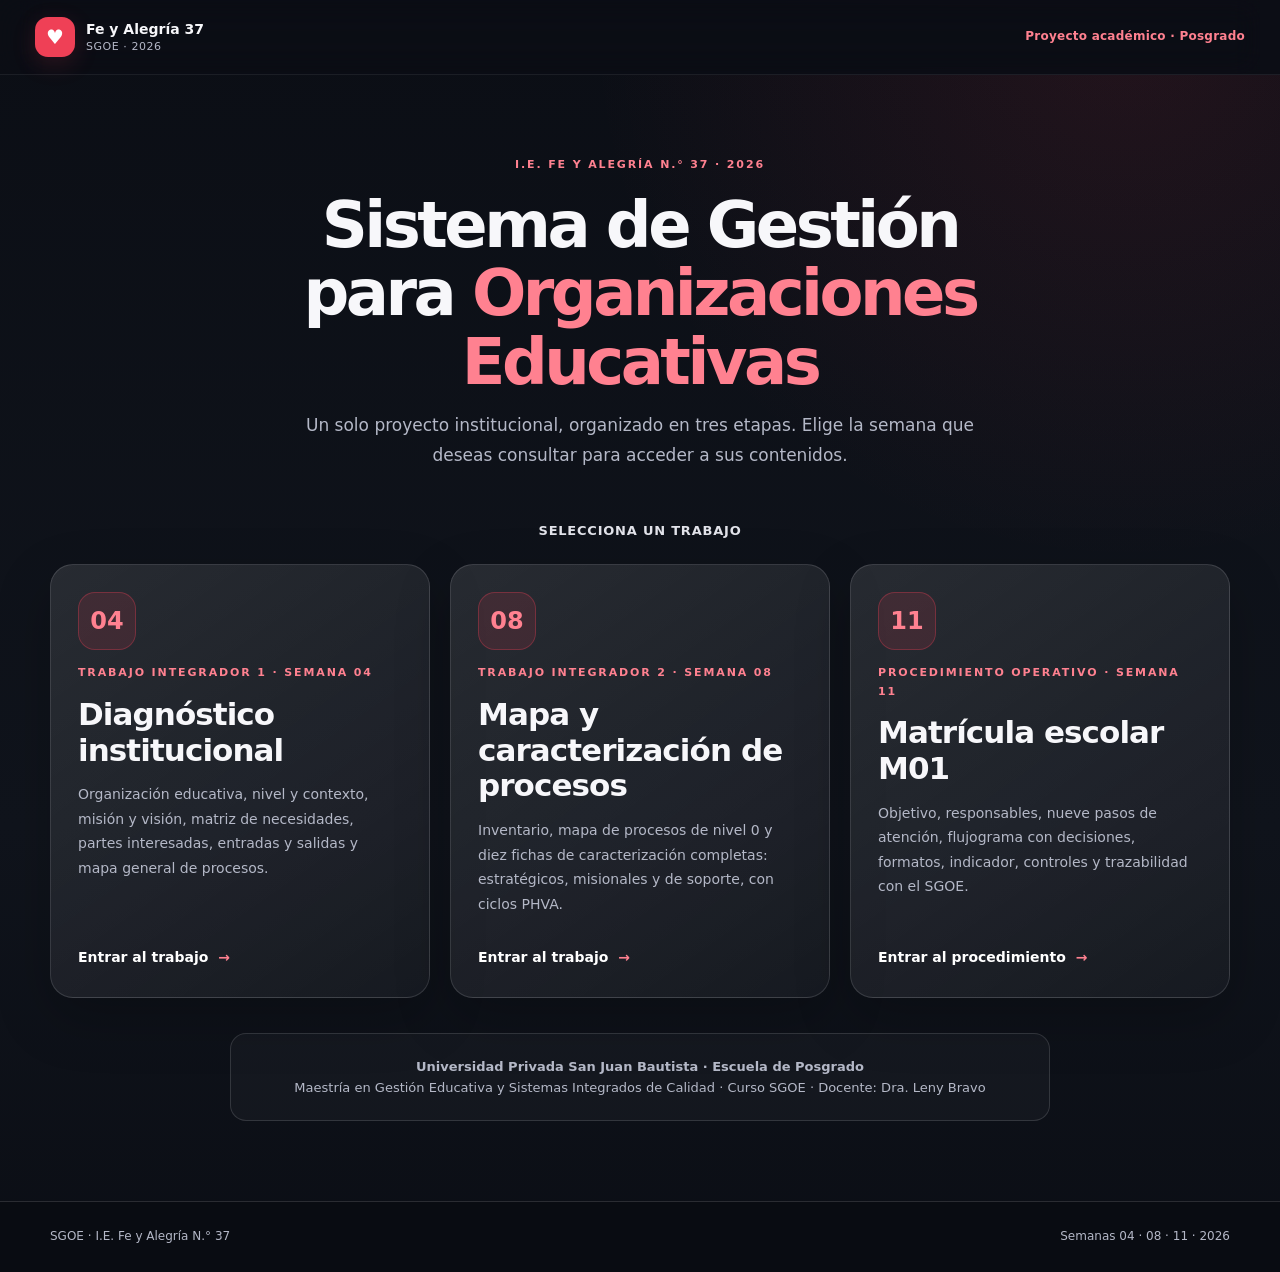
<file: index.html>
<!doctype html>
<html lang="es">
<head>
  <meta charset="utf-8">
  <meta name="viewport" content="width=device-width, initial-scale=1">
  <meta name="theme-color" content="#0b1220">
  <meta name="description" content="Sistema de Gestión para Organizaciones Educativas, I.E. Fe y Alegría N.° 37. Selecciona el trabajo de la Semana 04, la Semana 08 o el procedimiento M01 de la Semana 11.">
  <title>SGOE · Fe y Alegría 37 · Selección de trabajos</title>
  <link rel="stylesheet" href="assets/site.css">
</head>
<body class="sgoe-page landing">
  <a class="skip-link" href="#trabajos">Saltar a los trabajos</a>
  <header class="site-header">
    <nav class="nav glass" aria-label="Encabezado principal">
      <a class="brand" href="index.html" aria-current="page"><span class="brand-mark" aria-hidden="true">♥</span><span><strong>Fe y Alegría 37</strong><small>SGOE · 2026</small></span></a>
      <div class="header-side"><span class="week-chip">Proyecto académico · Posgrado</span></div>
    </nav>
  </header>
  <main>
    <section class="landing-hero" id="trabajos">
      <div class="wrap">
        <div class="landing-intro">
          <span class="eyebrow">I.E. Fe y Alegría N.° 37 · 2026</span>
          <h1>Sistema de Gestión para <span>Organizaciones Educativas</span></h1>
          <p>Un solo proyecto institucional, organizado en tres etapas. Elige la semana que deseas consultar para acceder a sus contenidos.</p>
        </div>
        <p class="choose-heading">SELECCIONA UN TRABAJO</p>
        <div class="choose-grid three-weeks">
          <a class="choose-card" href="semana-04.html" aria-label="Abrir Trabajo Integrador 1, Semana 04">
            <span class="choose-no">04</span>
            <small>Trabajo Integrador 1 · Semana 04</small>
            <h2>Diagnóstico institucional</h2>
            <p>Organización educativa, nivel y contexto, misión y visión, matriz de necesidades, partes interesadas, entradas y salidas y mapa general de procesos.</p>
            <span class="choose-action">Entrar al trabajo <span aria-hidden="true">→</span></span>
          </a>
          <a class="choose-card" href="integrador-2.html" aria-label="Abrir Trabajo Integrador 2, Semana 08">
            <span class="choose-no">08</span>
            <small>Trabajo Integrador 2 · Semana 08</small>
            <h2>Mapa y caracterización de procesos</h2>
            <p>Inventario, mapa de procesos de nivel 0 y diez fichas de caracterización completas: estratégicos, misionales y de soporte, con ciclos PHVA.</p>
            <span class="choose-action">Entrar al trabajo <span aria-hidden="true">→</span></span>
          </a>
          <a class="choose-card" href="semana-11.html" aria-label="Abrir Semana 11, procedimiento de matrícula escolar M01">
            <span class="choose-no">11</span>
            <small>Procedimiento operativo · Semana 11</small>
            <h2>Matrícula escolar M01</h2>
            <p>Objetivo, responsables, nueve pasos de atención, flujograma con decisiones, formatos, indicador, controles y trazabilidad con el SGOE.</p>
            <span class="choose-action">Entrar al procedimiento <span aria-hidden="true">→</span></span>
          </a>
        </div>
        <div class="landing-bottom">
          <strong>Universidad Privada San Juan Bautista · Escuela de Posgrado</strong>
          <div>Maestría en Gestión Educativa y Sistemas Integrados de Calidad · Curso SGOE · Docente: Dra. Leny Bravo</div>
        </div>
      </div>
    </section>
  </main>
  <footer>
    <div class="wrap footer-inner"><span>SGOE · I.E. Fe y Alegría N.° 37</span><span>Semanas 04 · 08 · 11 · 2026</span></div>
  </footer>
</body>
</html>
</file>
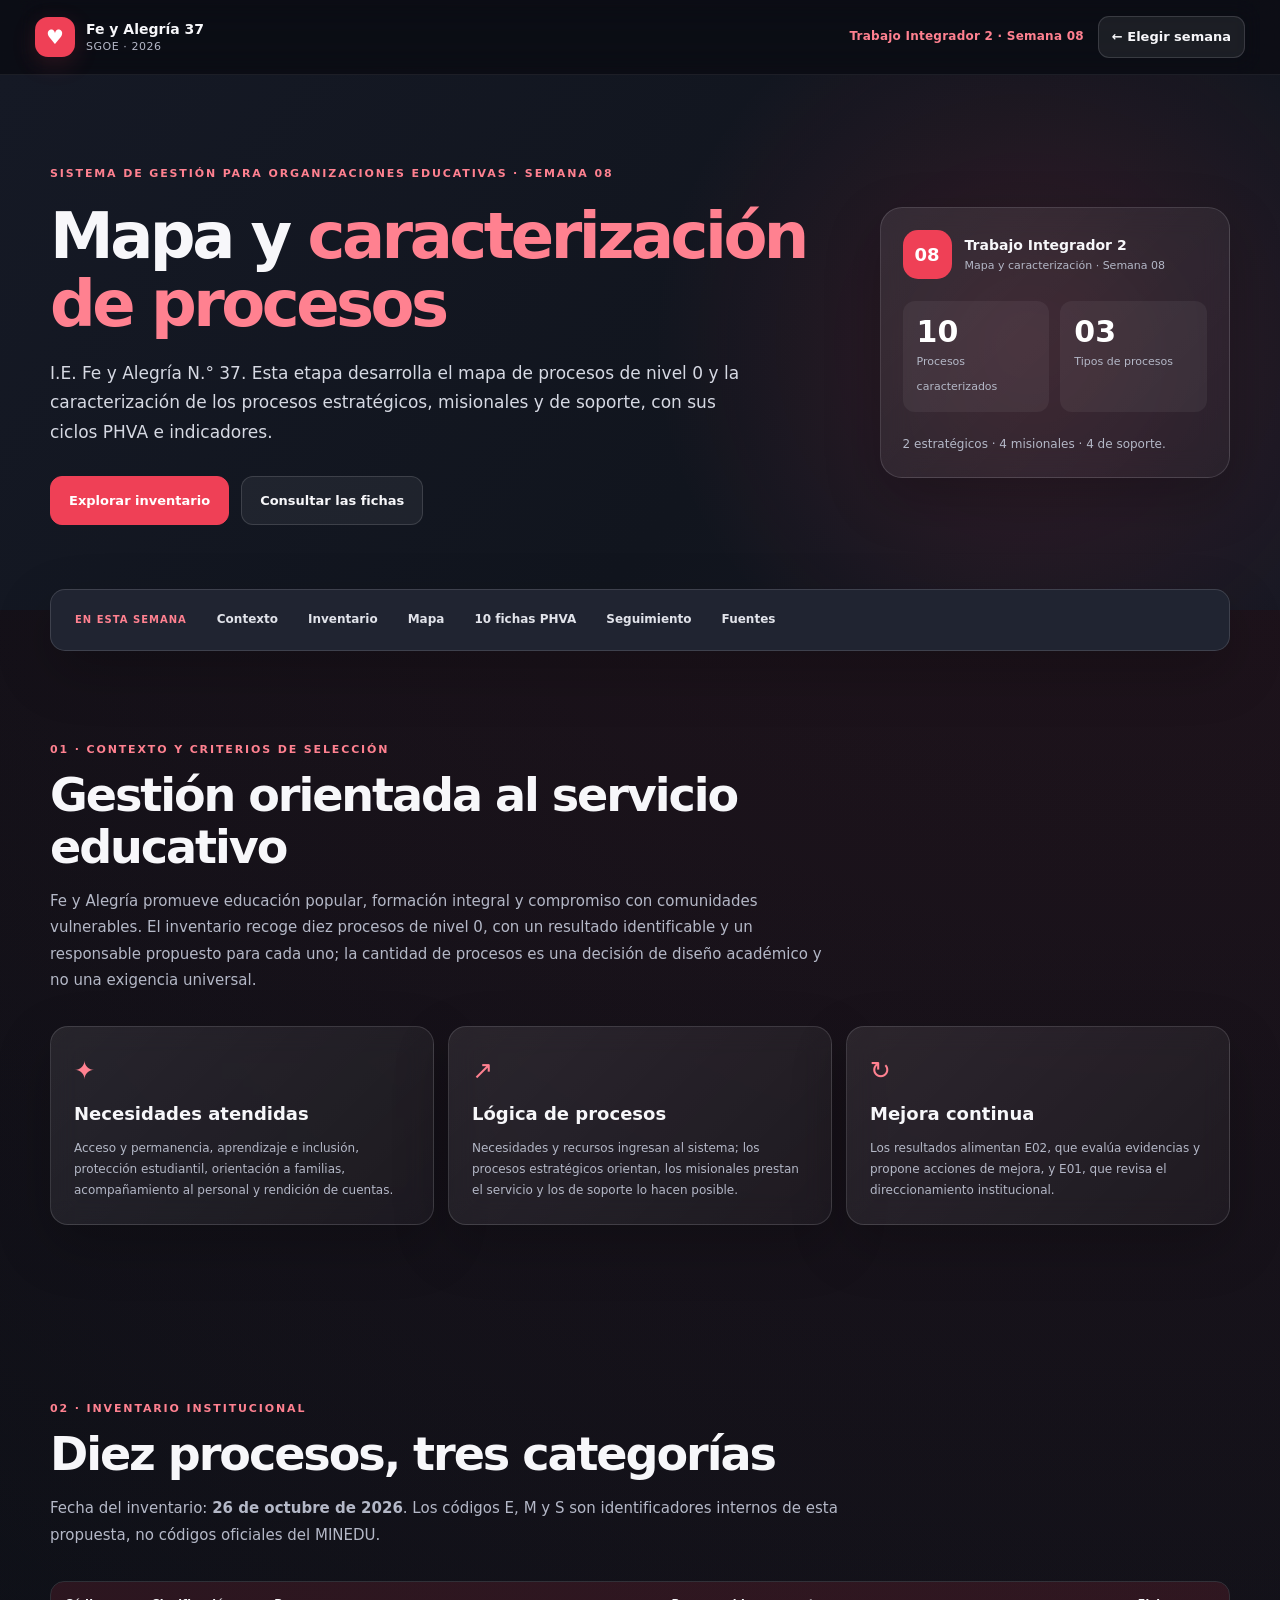
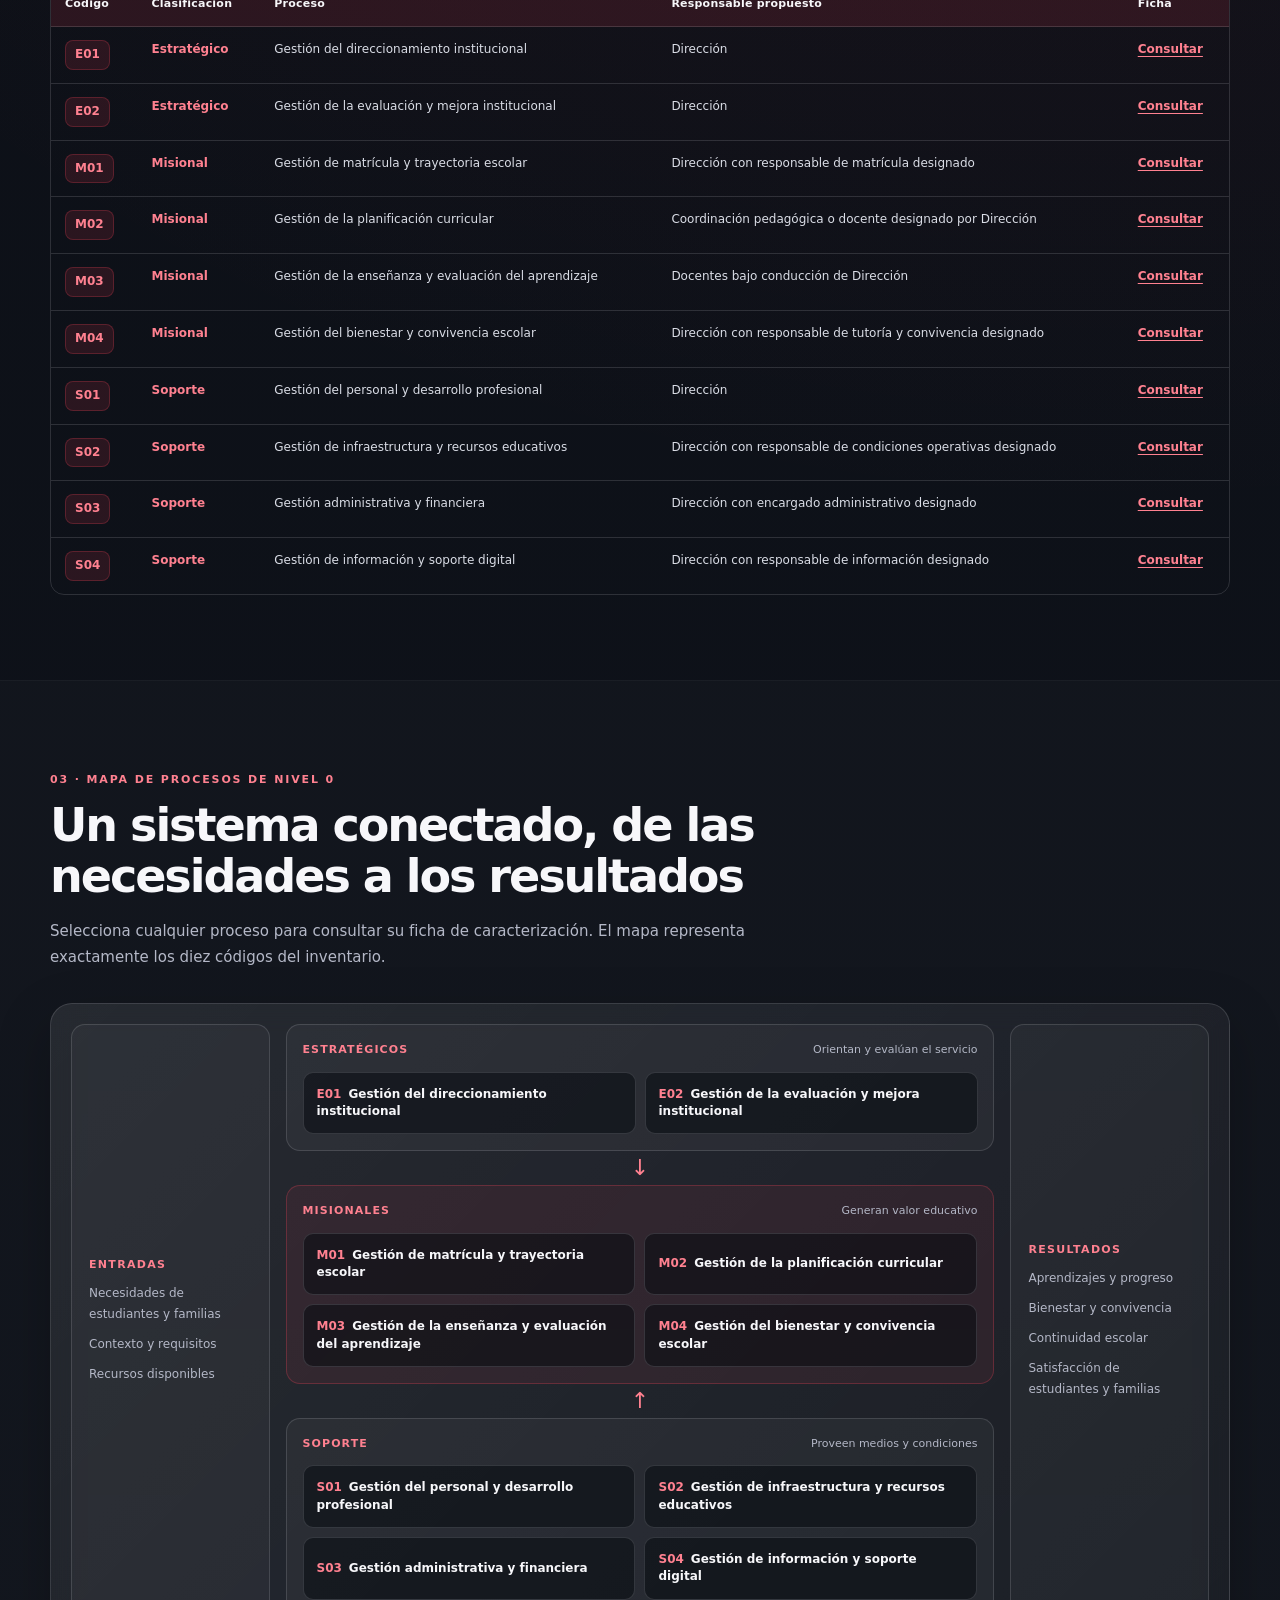
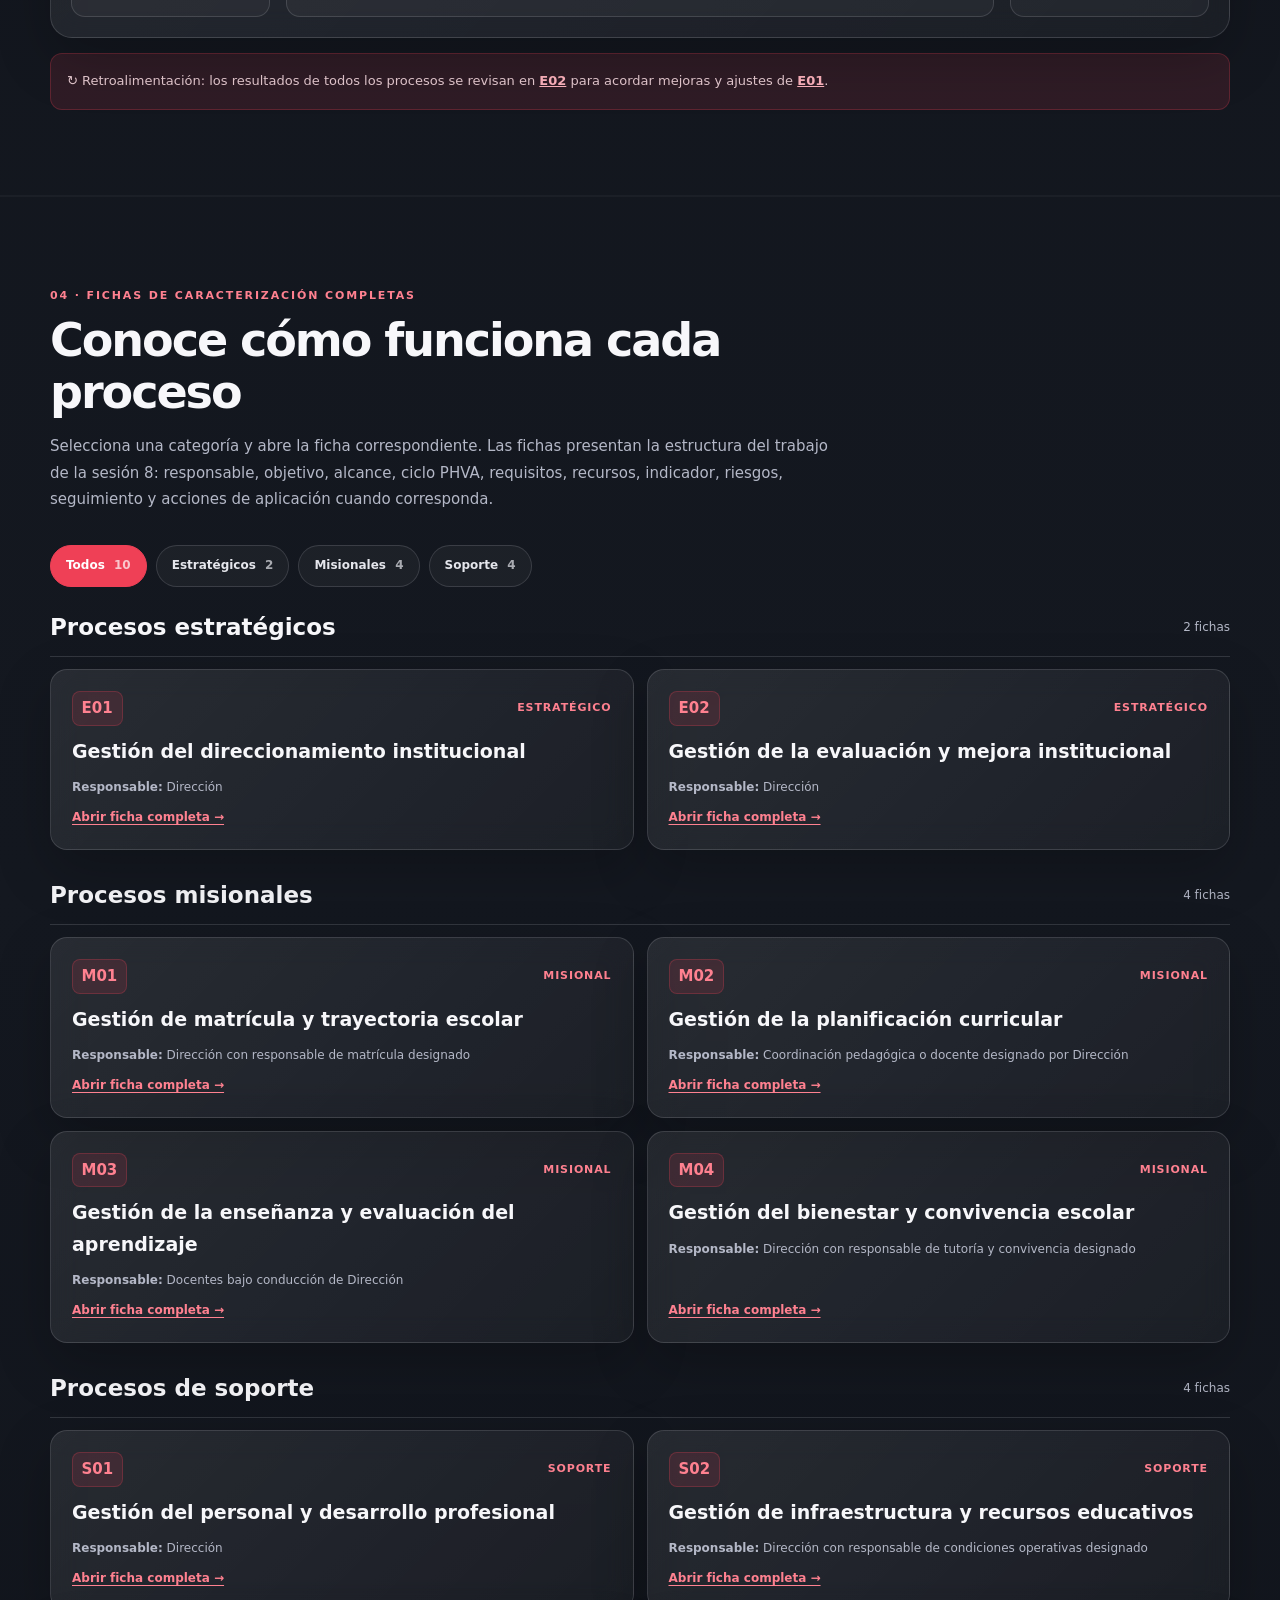
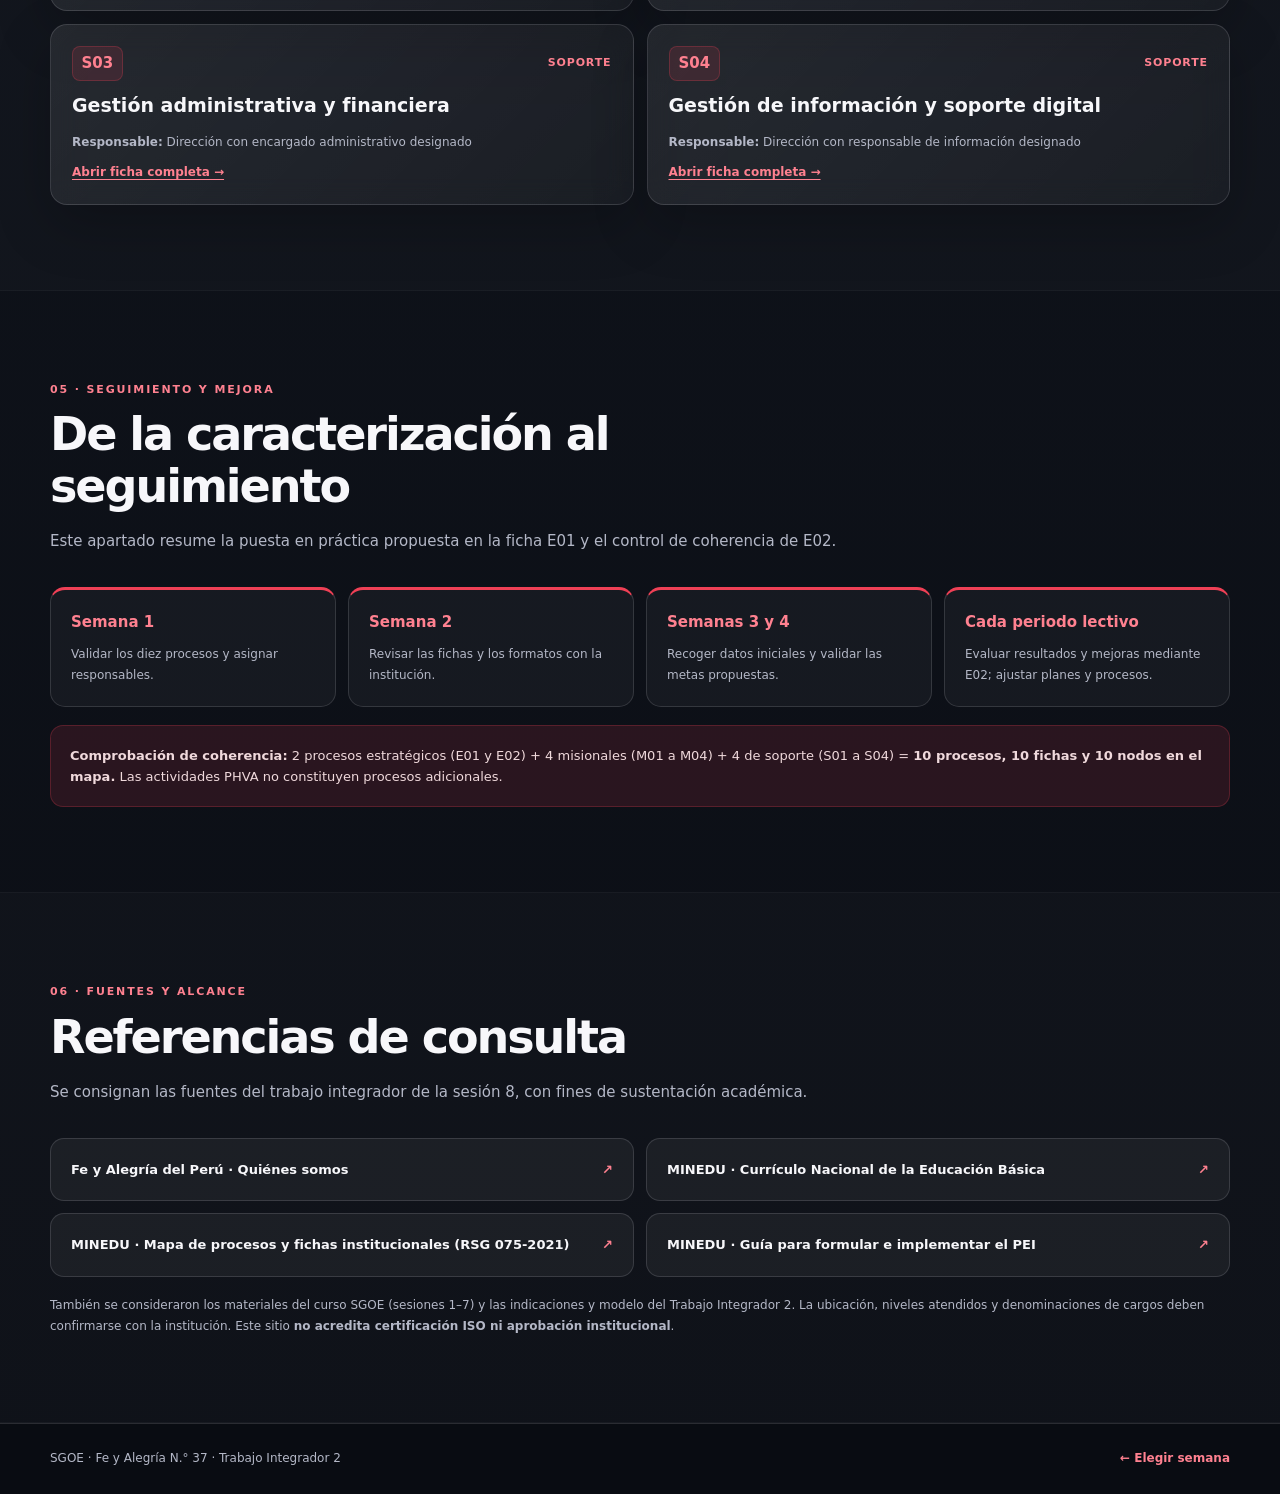
<file: integrador-2.html>
<!doctype html>
<html lang="es">
<head>
  <meta charset="utf-8">
  <meta name="viewport" content="width=device-width, initial-scale=1">
  <meta name="theme-color" content="#0b1220">
  <meta name="description" content="Trabajo Integrador 2, Semana 08: mapa de nivel 0 y diez fichas de caracterización de los procesos de Fe y Alegría N.° 37.">
  <title>Semana 08 · Mapa y fichas de procesos · SGOE</title>
  <link rel="stylesheet" href="assets/site.css">
  <script defer src="assets/integrador2-data-a.js"></script>
  <script defer src="assets/integrador2-data-b.js"></script>
  <script defer src="assets/integrador2.js"></script>
</head>
<body class="sgoe-page week-page week08">
  <a class="skip-link" href="#contenido">Saltar al contenido</a>
  <header class="site-header">
    <nav class="nav glass" aria-label="Navegación principal">
      <a class="brand" href="index.html" aria-label="Volver al selector de semanas"><span class="brand-mark" aria-hidden="true">♥</span><span><strong>Fe y Alegría 37</strong><small>SGOE · 2026</small></span></a>
      <div class="header-side"><span class="week-chip">Trabajo Integrador 2 · Semana 08</span><a class="header-home" href="index.html">← Elegir semana</a></div>
    </nav>
  </header>
  <main id="contenido">
    <section class="hero section week-hero" id="inicio">
      <div class="wrap hero-content">
        <div class="hero-copy">
          <span class="eyebrow">Sistema de Gestión para Organizaciones Educativas · Semana 08</span>
          <h1>Mapa y <span>caracterización de procesos</span></h1>
          <p class="lead">I.E. Fe y Alegría N.° 37. Esta etapa desarrolla el mapa de procesos de nivel 0 y la caracterización de los procesos estratégicos, misionales y de soporte, con sus ciclos PHVA e indicadores.</p>
          <div class="hero-actions"><a class="btn primary" href="#inventario">Explorar inventario</a><a class="btn ghost" href="#fichas">Consultar las fichas</a></div>
        </div>
        <aside class="hero-card glass">
          <div class="hero-card-top"><div class="mini-logo">08</div><div><strong>Trabajo Integrador 2</strong><span>Mapa y caracterización · Semana 08</span></div></div>
          <div class="hero-card-metrics"><div><strong>10</strong><small>Procesos caracterizados</small></div><div><strong>03</strong><small>Tipos de procesos</small></div></div>
          <p>2 estratégicos · 4 misionales · 4 de soporte.</p>
        </aside>
      </div>
    </section>
    <nav class="quick-nav wrap glass" aria-label="Contenido del Trabajo Integrador 2">
      <span>En esta semana</span>
      <a href="#contexto">Contexto</a><a href="#inventario">Inventario</a><a href="#mapa">Mapa</a><a href="#fichas">10 fichas PHVA</a><a href="#implementacion">Seguimiento</a><a href="#fuentes">Fuentes</a>
    </nav>
    <section class="section container" id="contexto">
      <div class="section-intro"><span class="overline">01 · Contexto y criterios de selección</span><h2>Gestión orientada al servicio educativo</h2><p>Fe y Alegría promueve educación popular, formación integral y compromiso con comunidades vulnerables. El inventario recoge diez procesos de nivel 0, con un resultado identificable y un responsable propuesto para cada uno; la cantidad de procesos es una decisión de diseño académico y no una exigencia universal.</p></div>
      <div class="context-grid">
        <article class="context-card"><span class="context-icon">✦</span><h3>Necesidades atendidas</h3><p>Acceso y permanencia, aprendizaje e inclusión, protección estudiantil, orientación a familias, acompañamiento al personal y rendición de cuentas.</p></article>
        <article class="context-card"><span class="context-icon">↗</span><h3>Lógica de procesos</h3><p>Necesidades y recursos ingresan al sistema; los procesos estratégicos orientan, los misionales prestan el servicio y los de soporte lo hacen posible.</p></article>
        <article class="context-card"><span class="context-icon">↻</span><h3>Mejora continua</h3><p>Los resultados alimentan E02, que evalúa evidencias y propone acciones de mejora, y E01, que revisa el direccionamiento institucional.</p></article>
      </div>
    </section>

    <section class="section container" id="inventario">
      <div class="section-intro"><span class="overline">02 · Inventario institucional</span><h2>Diez procesos, tres categorías</h2><p>Fecha del inventario: <strong>26 de octubre de 2026</strong>. Los códigos E, M y S son identificadores internos de esta propuesta, no códigos oficiales del MINEDU.</p></div>
      <div class="table-wrap"><table><thead><tr><th>Código</th><th>Clasificación</th><th>Proceso</th><th>Responsable propuesto</th><th>Ficha</th></tr></thead><tbody id="inventoryBody"></tbody></table></div>
    </section>

    <section class="section shaded" id="mapa">
      <div class="container">
        <div class="section-intro"><span class="overline">03 · Mapa de procesos de nivel 0</span><h2>Un sistema conectado, de las necesidades a los resultados</h2><p>Selecciona cualquier proceso para consultar su ficha de caracterización. El mapa representa exactamente los diez códigos del inventario.</p></div>
        <div class="process-map" role="group" aria-label="Mapa interactivo de procesos de nivel 0">
          <div class="map-side map-input"><span>ENTRADAS</span><p>Necesidades de estudiantes y familias</p><p>Contexto y requisitos</p><p>Recursos disponibles</p></div>
          <div class="map-center">
            <section class="map-band band-e" aria-label="Procesos estratégicos"><div class="band-heading"><span>ESTRATÉGICOS</span><small>Orientan y evalúan el servicio</small></div><div class="map-nodes" id="mapE"></div></section>
            <div class="down-arrow" aria-hidden="true">↓</div>
            <section class="map-band band-m" aria-label="Procesos misionales"><div class="band-heading"><span>MISIONALES</span><small>Generan valor educativo</small></div><div class="map-nodes two-cols" id="mapM"></div></section>
            <div class="down-arrow" aria-hidden="true">↑</div>
            <section class="map-band band-s" aria-label="Procesos de soporte"><div class="band-heading"><span>SOPORTE</span><small>Proveen medios y condiciones</small></div><div class="map-nodes two-cols" id="mapS"></div></section>
          </div>
          <div class="map-side map-output"><span>RESULTADOS</span><p>Aprendizajes y progreso</p><p>Bienestar y convivencia</p><p>Continuidad escolar</p><p>Satisfacción de estudiantes y familias</p></div>
        </div>
        <p class="map-feedback"><span aria-hidden="true">↻</span> Retroalimentación: los resultados de todos los procesos se revisan en <a href="#fichas" data-open="E02">E02</a> para acordar mejoras y ajustes de <a href="#fichas" data-open="E01">E01</a>.</p>
      </div>
    </section>

    <section class="section shaded" id="fichas">
      <div class="container">
        <div class="section-intro"><span class="overline">04 · Fichas de caracterización completas</span><h2>Conoce cómo funciona cada proceso</h2><p>Selecciona una categoría y abre la ficha correspondiente. Las fichas presentan la estructura del trabajo de la sesión 8: responsable, objetivo, alcance, ciclo PHVA, requisitos, recursos, indicador, riesgos, seguimiento y acciones de aplicación cuando corresponda.</p></div>
        <div class="filters" role="group" aria-label="Filtrar fichas">
          <button type="button" class="filter selected" data-filter="all" aria-pressed="true">Todos <span>10</span></button>
          <button type="button" class="filter" data-filter="E" aria-pressed="false">Estratégicos <span>2</span></button>
          <button type="button" class="filter" data-filter="M" aria-pressed="false">Misionales <span>4</span></button>
          <button type="button" class="filter" data-filter="S" aria-pressed="false">Soporte <span>4</span></button>
        </div>
        <div class="detail-panel" id="detalle" hidden aria-live="polite">
          <div class="detail-top"><div><span class="overline" id="detailCategory"></span><h3 id="detailTitle"></h3><p id="detailMeta"></p></div><button type="button" class="close-detail" id="closeDetail" aria-label="Cerrar ficha">×</button></div>
          <div id="detailContent"></div>
          <a class="t2-backlink" href="#fichas" id="returnFichas">↑ Volver a la selección de fichas</a>
        </div>
        <div class="cards" id="processCards"></div>
      </div>
    </section>

    <section class="section container" id="implementacion">
      <div class="section-intro"><span class="overline">05 · Seguimiento y mejora</span><h2>De la caracterización al seguimiento</h2><p>Este apartado resume la puesta en práctica propuesta en la ficha E01 y el control de coherencia de E02.</p></div>
      <div class="timeline"><article><b>Semana 1</b><p>Validar los diez procesos y asignar responsables.</p></article><article><b>Semana 2</b><p>Revisar las fichas y los formatos con la institución.</p></article><article><b>Semanas 3 y 4</b><p>Recoger datos iniciales y validar las metas propuestas.</p></article><article><b>Cada periodo lectivo</b><p>Evaluar resultados y mejoras mediante E02; ajustar planes y procesos.</p></article></div>
      <div class="validation"><strong>Comprobación de coherencia:</strong> 2 procesos estratégicos (E01 y E02) + 4 misionales (M01 a M04) + 4 de soporte (S01 a S04) = <strong>10 procesos, 10 fichas y 10 nodos en el mapa.</strong> Las actividades PHVA no constituyen procesos adicionales.</div>
    </section>

    <section class="section shaded" id="fuentes">
      <div class="container">
        <div class="section-intro"><span class="overline">06 · Fuentes y alcance</span><h2>Referencias de consulta</h2><p>Se consignan las fuentes del trabajo integrador de la sesión 8, con fines de sustentación académica.</p></div>
        <div class="references">
          <a href="https://feyalegria.org.pe/quienes-somos/" target="_blank" rel="noopener noreferrer">Fe y Alegría del Perú · Quiénes somos <span>↗</span></a>
          <a href="https://repositorio.minedu.gob.pe/handle/20.500.12799/4551" target="_blank" rel="noopener noreferrer">MINEDU · Currículo Nacional de la Educación Básica <span>↗</span></a>
          <a href="https://www.minedu.gob.pe/transparencia/2021/pdf/RSG_075-2021-MINEDU.pdf" target="_blank" rel="noopener noreferrer">MINEDU · Mapa de procesos y fichas institucionales (RSG 075-2021) <span>↗</span></a>
          <a href="https://www.minedu.gob.pe/pdf/proyecto-educativo-institucional.pdf" target="_blank" rel="noopener noreferrer">MINEDU · Guía para formular e implementar el PEI <span>↗</span></a>
        </div>
        <p class="source-note">También se consideraron los materiales del curso SGOE (sesiones 1–7) y las indicaciones y modelo del Trabajo Integrador 2. La ubicación, niveles atendidos y denominaciones de cargos deben confirmarse con la institución. Este sitio <strong>no acredita certificación ISO ni aprobación institucional</strong>.</p>
      </div>
    </section>

  </main>
  <footer><div class="wrap footer-inner"><span>SGOE · Fe y Alegría N.° 37 · Trabajo Integrador 2</span><a href="index.html">← Elegir semana</a></div></footer>
</body>
</html>
</file>
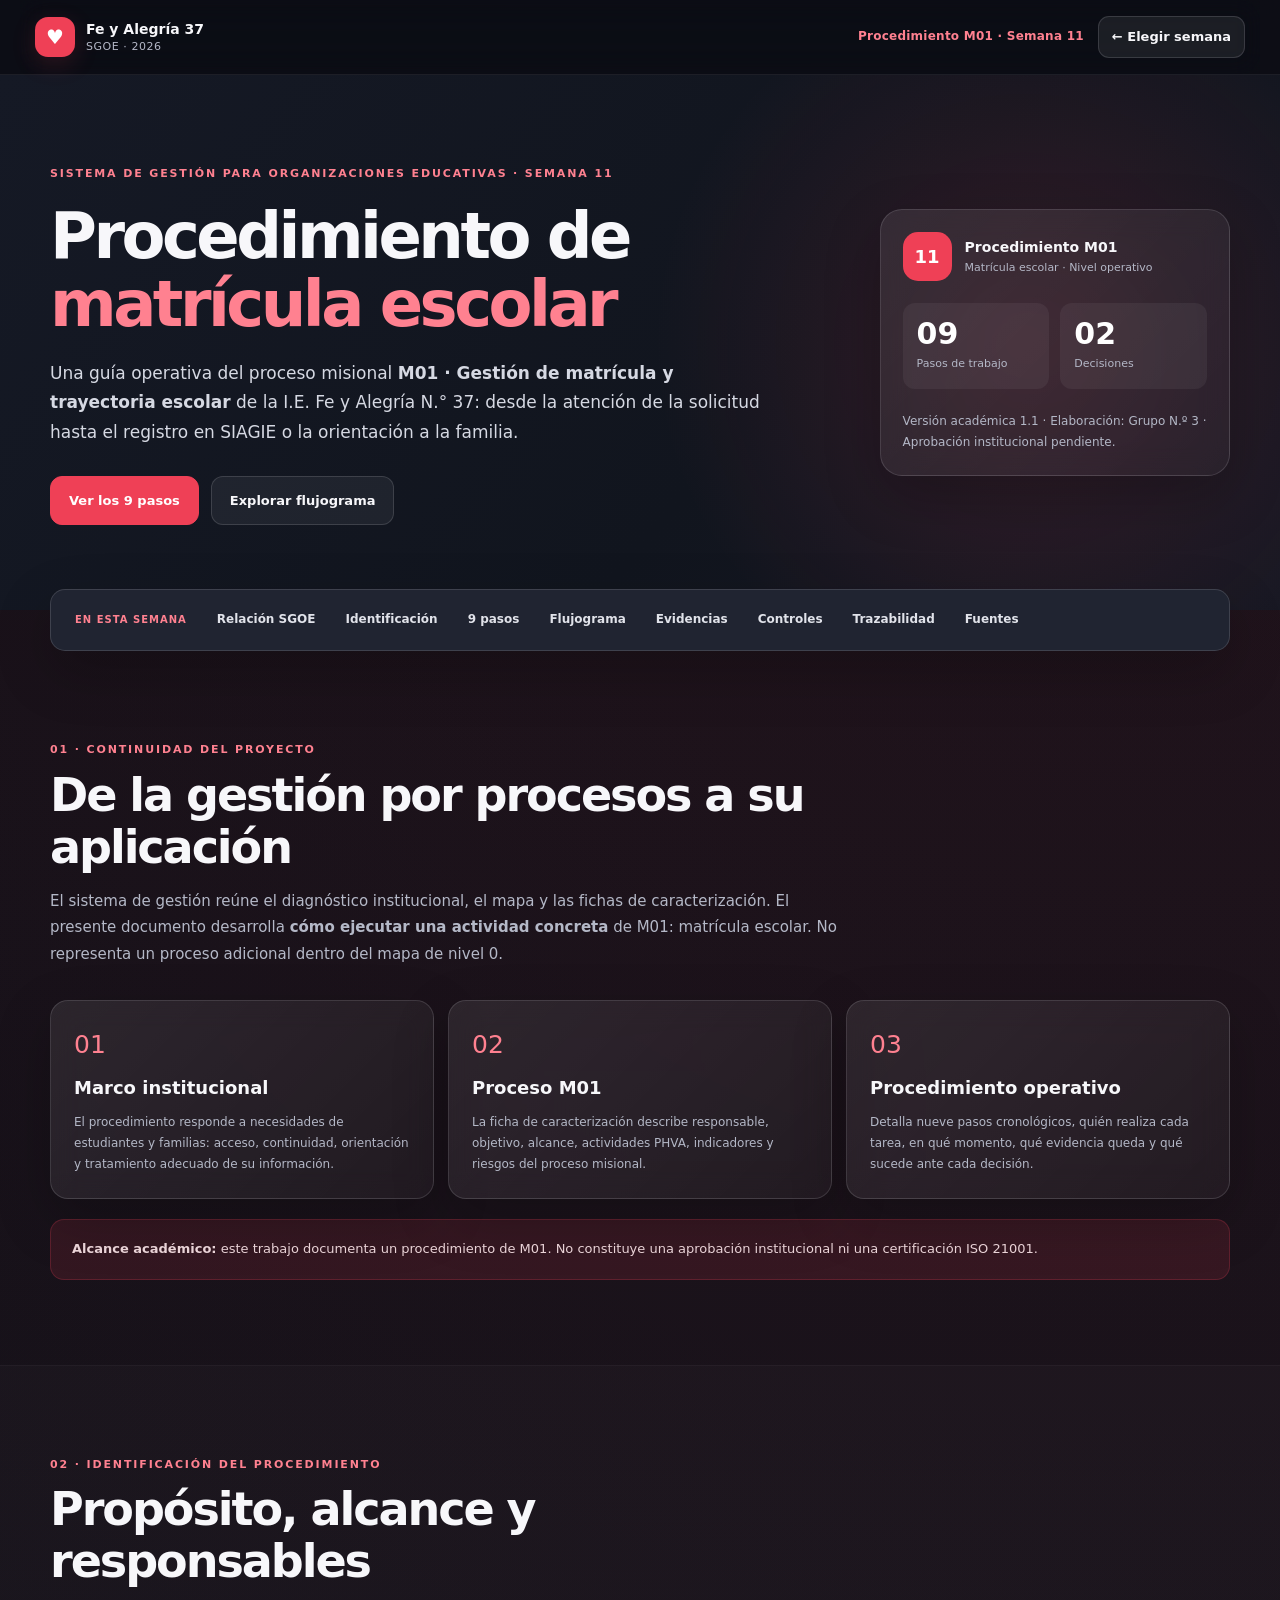
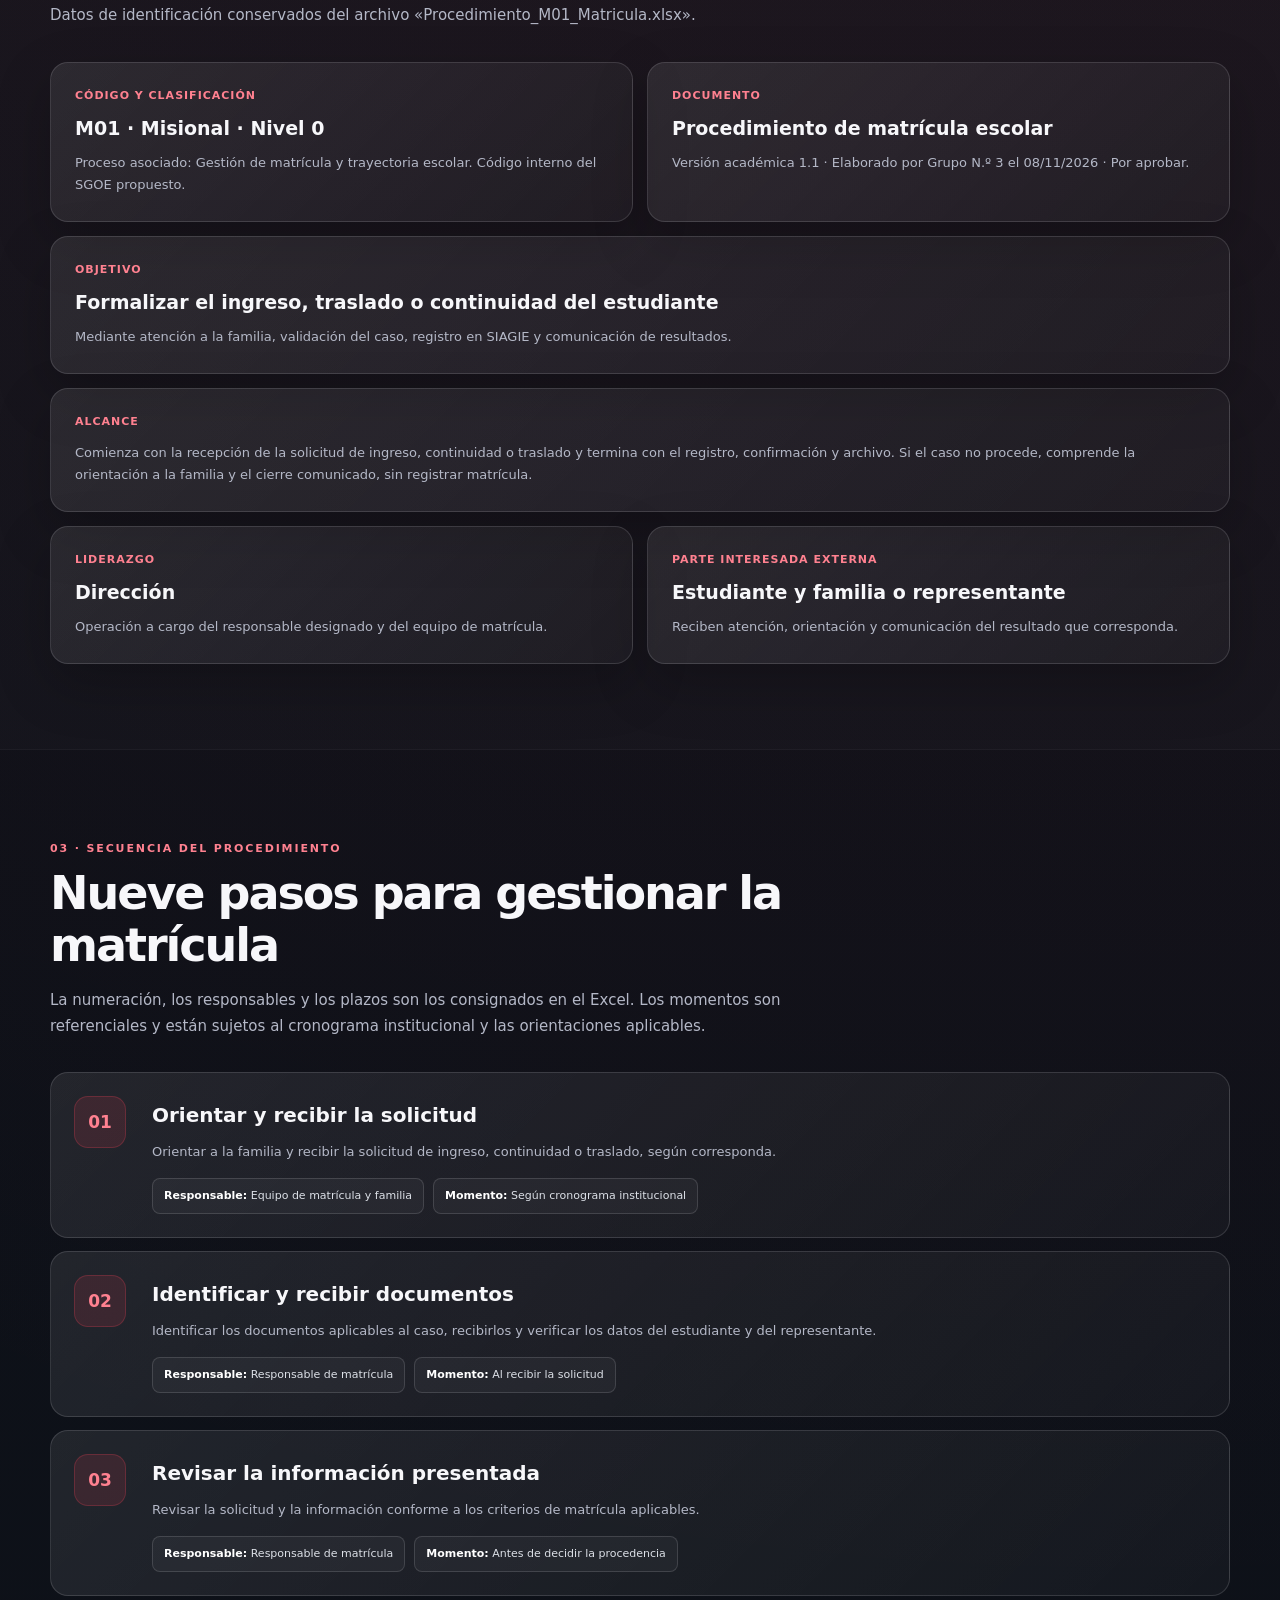
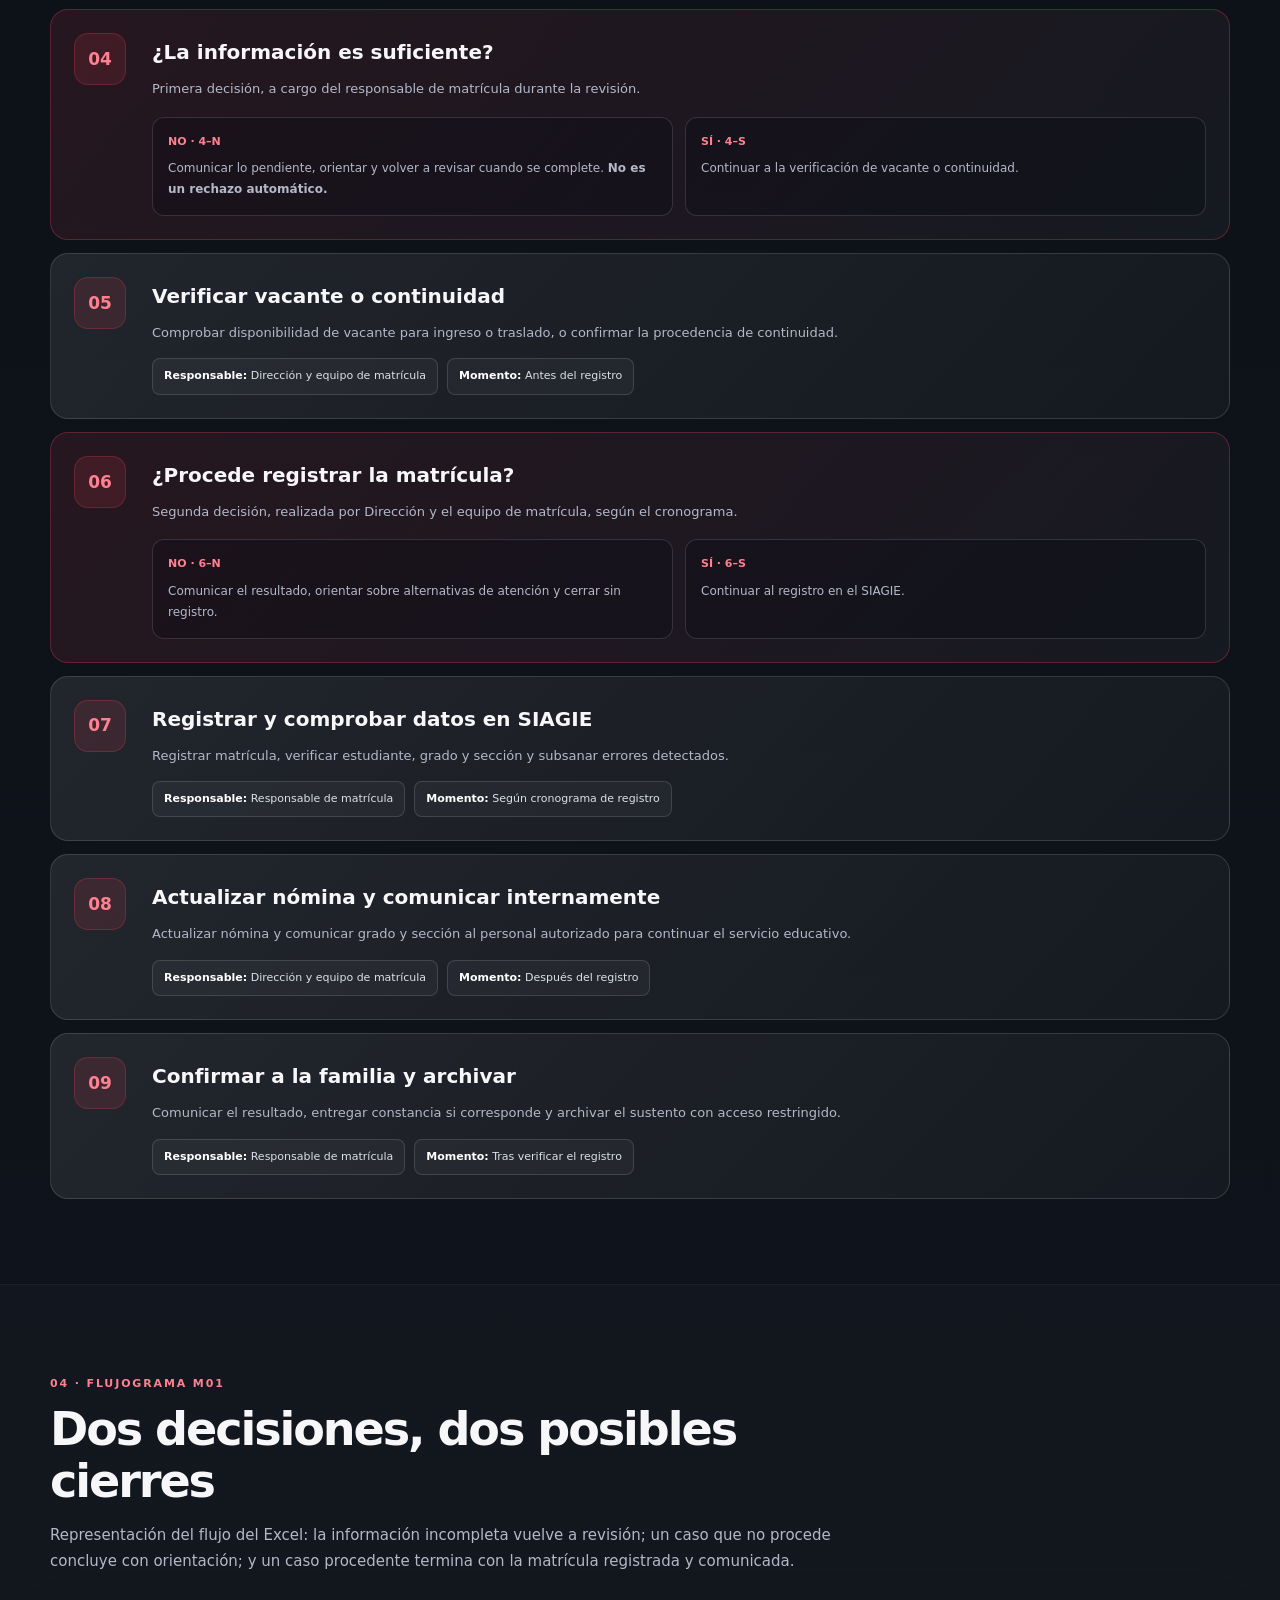
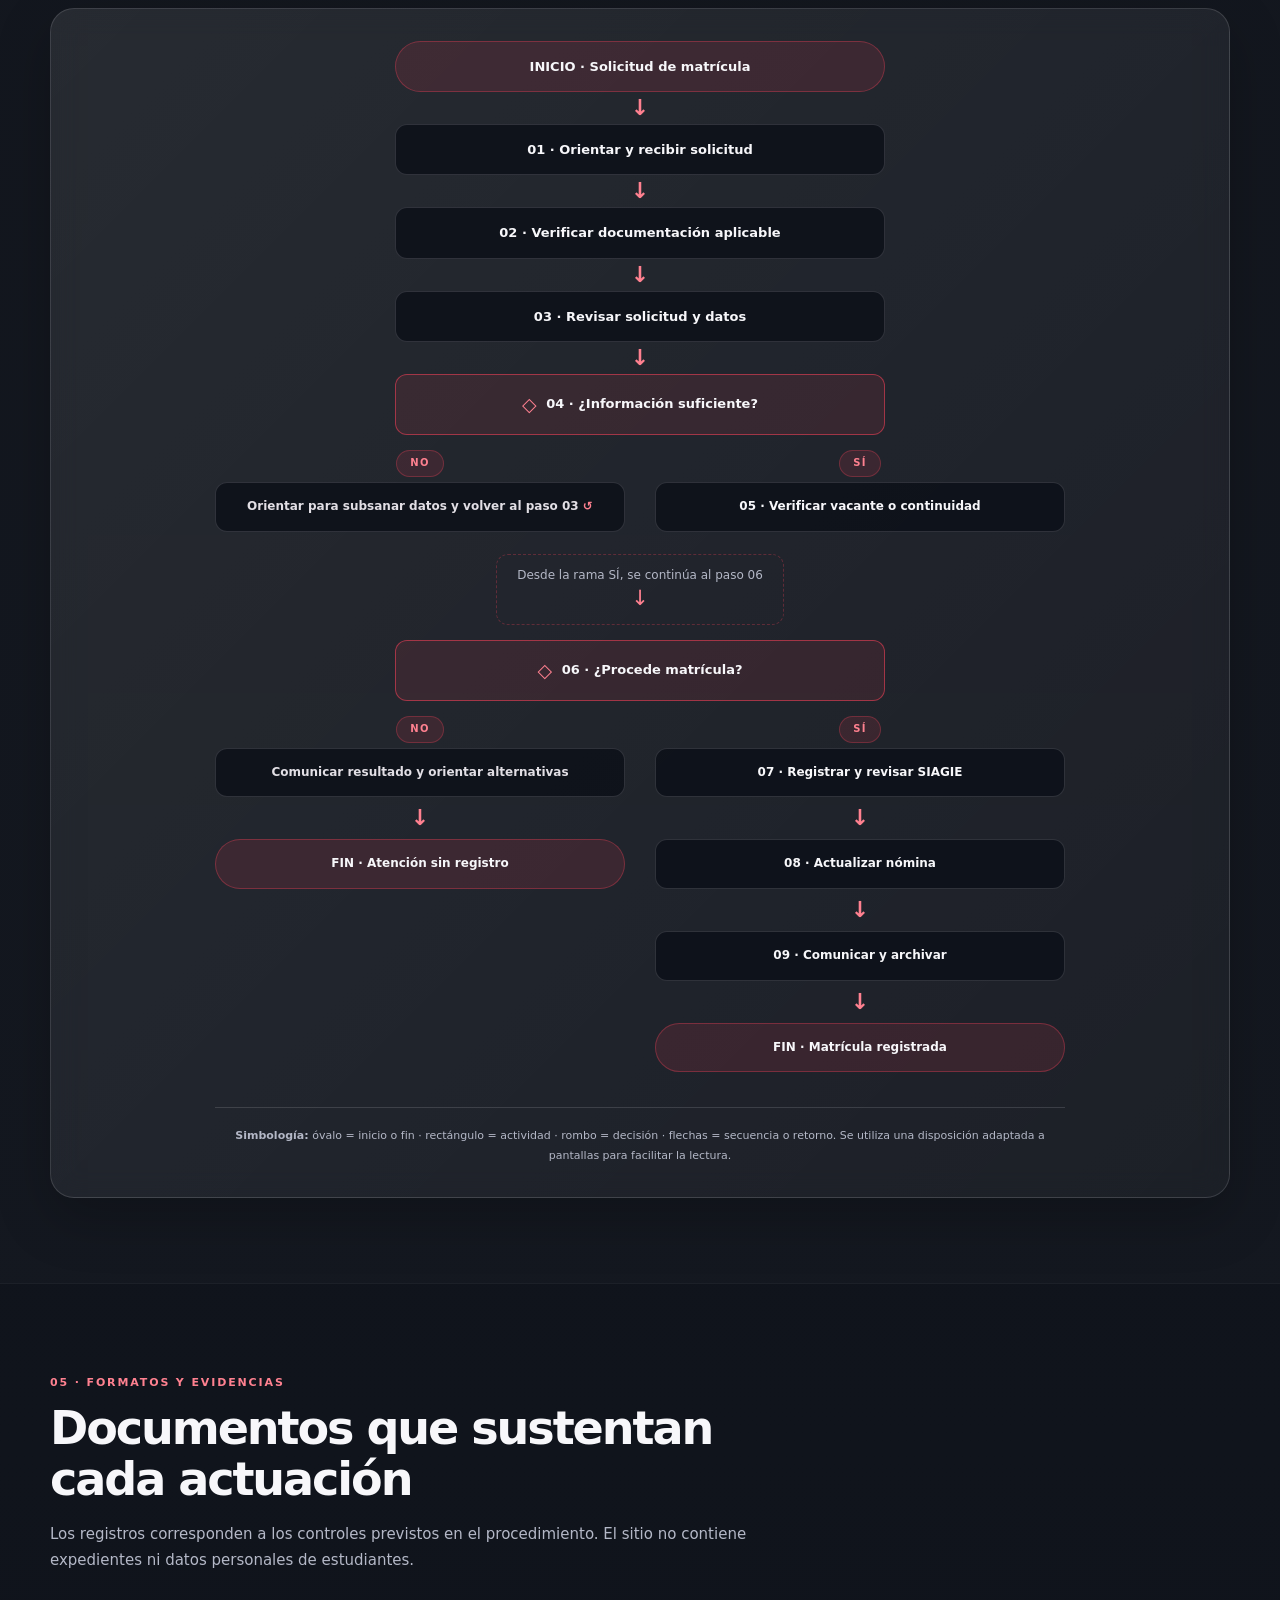
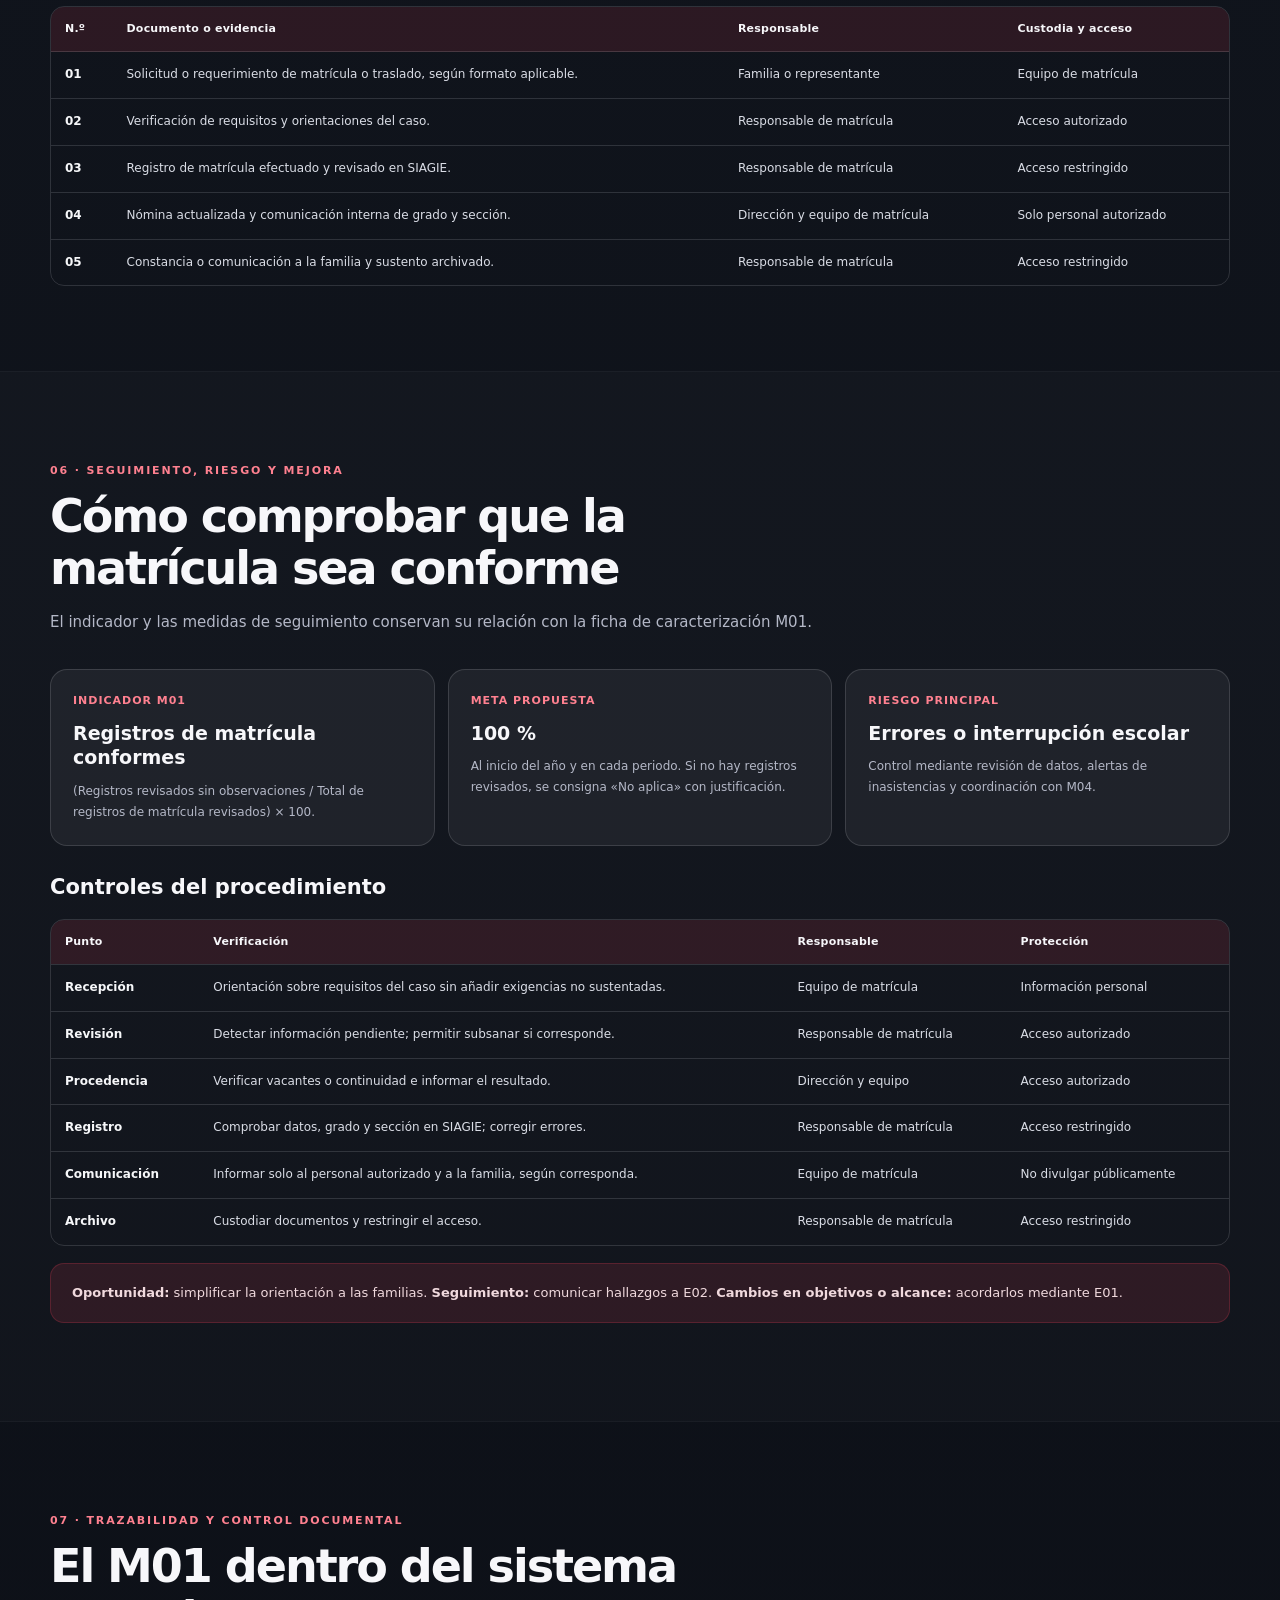
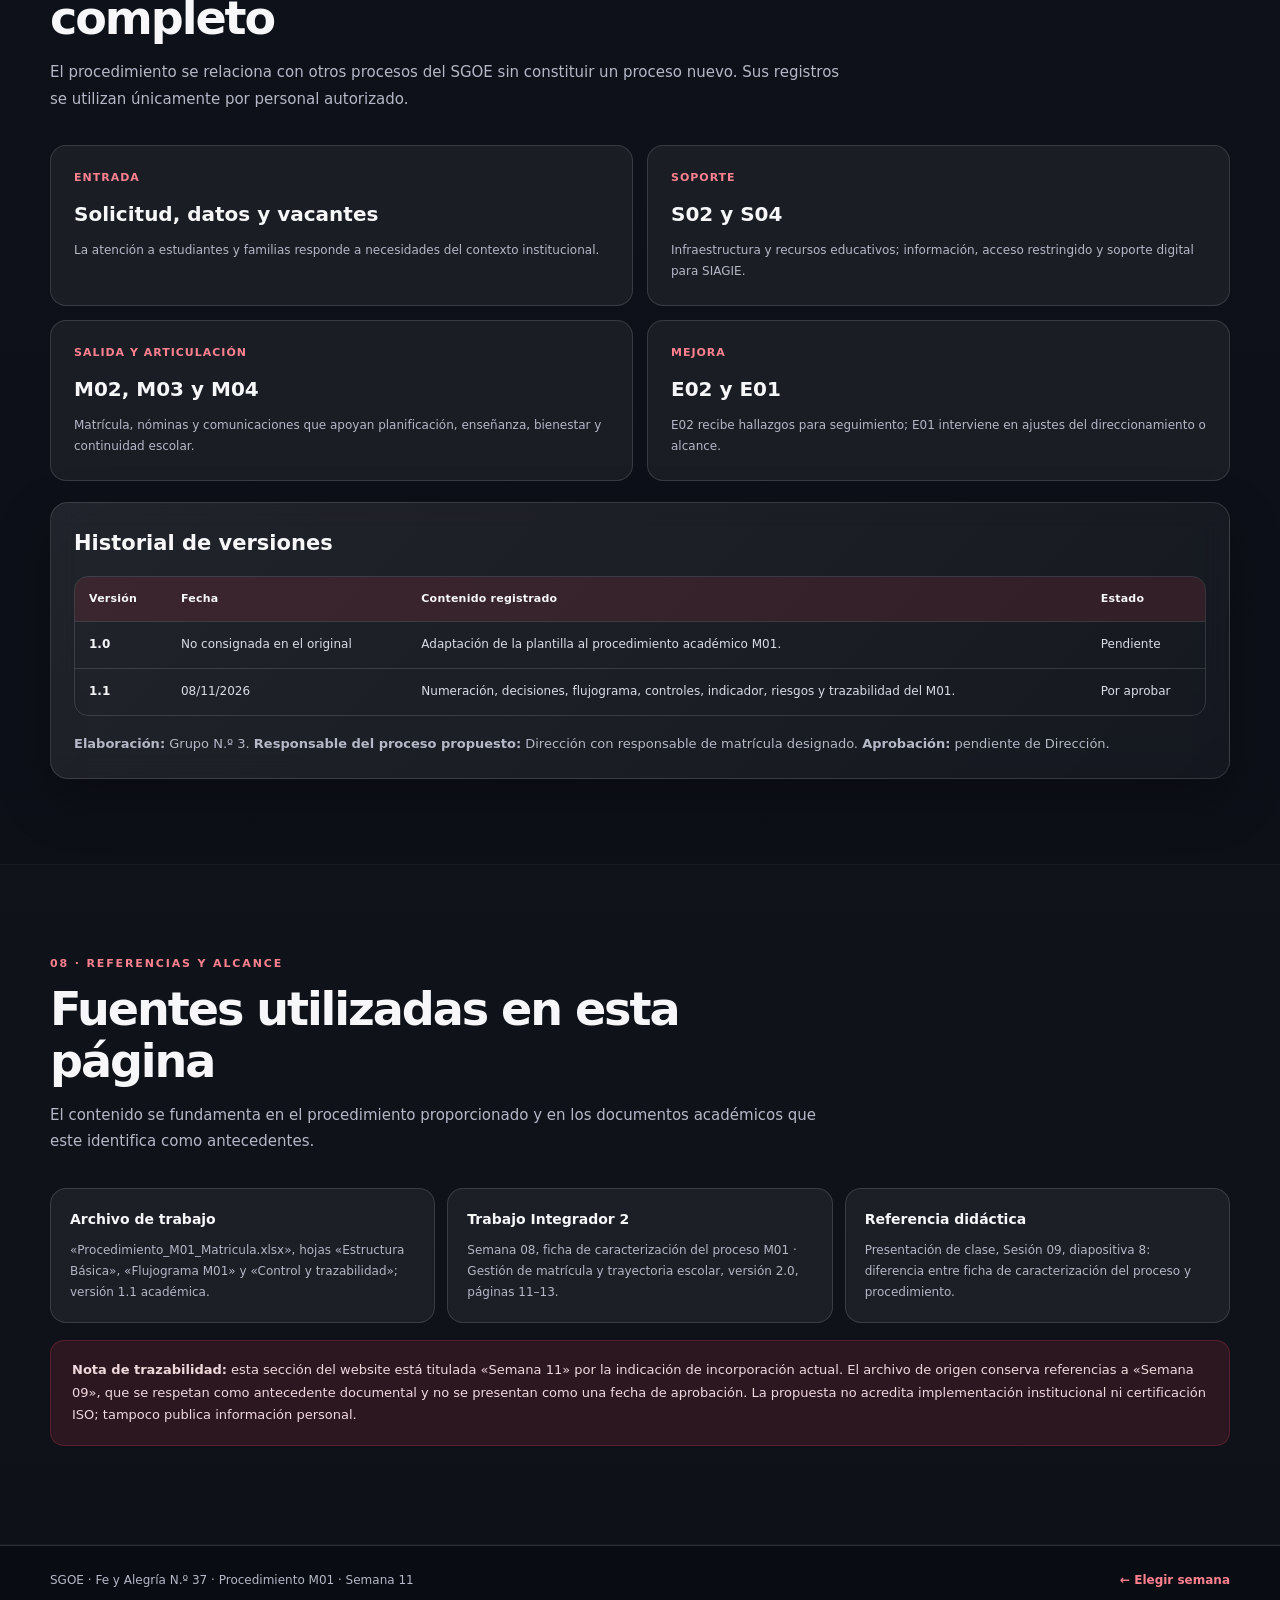
<file: semana-11.html>
<!doctype html>
<html lang="es">
<head>
  <meta charset="utf-8">
  <meta name="viewport" content="width=device-width, initial-scale=1">
  <meta name="theme-color" content="#0b1220">
  <meta name="description" content="Semana 11 del proyecto SGOE de la I.E. Fe y Alegría N.° 37: procedimiento operativo M01 de matrícula escolar, decisiones, flujograma, control y trazabilidad.">
  <title>Semana 11 · Procedimiento de matrícula M01 · SGOE</title>
  <link rel="stylesheet" href="assets/site.css">
</head>
<body class="sgoe-page week-page week11">
  <a class="skip-link" href="#contenido">Saltar al contenido</a>
  <header class="site-header">
    <nav class="nav glass" aria-label="Navegación principal">
      <a class="brand" href="index.html" aria-label="Volver al selector de semanas"><span class="brand-mark" aria-hidden="true">♥</span><span><strong>Fe y Alegría 37</strong><small>SGOE · 2026</small></span></a>
      <div class="header-side"><span class="week-chip">Procedimiento M01 · Semana 11</span><a class="header-home" href="index.html">← Elegir semana</a></div>
    </nav>
  </header>
  <main id="contenido">
    <section class="hero section week-hero" id="inicio">
      <div class="wrap hero-content">
        <div class="hero-copy">
          <span class="eyebrow">Sistema de Gestión para Organizaciones Educativas · Semana 11</span>
          <h1>Procedimiento de <span>matrícula escolar</span></h1>
          <p class="lead">Una guía operativa del proceso misional <strong>M01 · Gestión de matrícula y trayectoria escolar</strong> de la I.E. Fe y Alegría N.° 37: desde la atención de la solicitud hasta el registro en SIAGIE o la orientación a la familia.</p>
          <div class="hero-actions">
            <a class="btn primary" href="#secuencia">Ver los 9 pasos</a>
            <a class="btn ghost" href="#flujograma">Explorar flujograma</a>
          </div>
        </div>
        <aside class="hero-card glass" aria-label="Resumen del procedimiento">
          <div class="hero-card-top"><div class="mini-logo">11</div><div><strong>Procedimiento M01</strong><span>Matrícula escolar · Nivel operativo</span></div></div>
          <div class="hero-card-metrics"><div><strong>09</strong><small>Pasos de trabajo</small></div><div><strong>02</strong><small>Decisiones</small></div></div>
          <p>Versión académica 1.1 · Elaboración: Grupo N.º 3 · Aprobación institucional pendiente.</p>
        </aside>
      </div>
    </section>

    <nav class="quick-nav wrap glass" aria-label="Contenido de la Semana 11">
      <span>En esta semana</span>
      <a href="#vinculacion">Relación SGOE</a>
      <a href="#identificacion">Identificación</a>
      <a href="#secuencia">9 pasos</a>
      <a href="#flujograma">Flujograma</a>
      <a href="#evidencias">Evidencias</a>
      <a href="#controles">Controles</a>
      <a href="#trazabilidad">Trazabilidad</a>
      <a href="#fuentes">Fuentes</a>
    </nav>

    <section class="section container" id="vinculacion">
      <div class="section-intro">
        <span class="overline">01 · Continuidad del proyecto</span>
        <h2>De la gestión por procesos a su aplicación</h2>
        <p>El sistema de gestión reúne el diagnóstico institucional, el mapa y las fichas de caracterización. El presente documento desarrolla <strong>cómo ejecutar una actividad concreta</strong> de M01: matrícula escolar. No representa un proceso adicional dentro del mapa de nivel 0.</p>
      </div>
      <div class="context-grid">
        <article class="context-card">
          <span class="context-icon">01</span>
          <h3>Marco institucional</h3>
          <p>El procedimiento responde a necesidades de estudiantes y familias: acceso, continuidad, orientación y tratamiento adecuado de su información.</p>
        </article>
        <article class="context-card">
          <span class="context-icon">02</span>
          <h3>Proceso M01</h3>
          <p>La ficha de caracterización describe responsable, objetivo, alcance, actividades PHVA, indicadores y riesgos del proceso misional.</p>
        </article>
        <article class="context-card">
          <span class="context-icon">03</span>
          <h3>Procedimiento operativo</h3>
          <p>Detalla nueve pasos cronológicos, quién realiza cada tarea, en qué momento, qué evidencia queda y qué sucede ante cada decisión.</p>
        </article>
      </div>
      <div class="week11-note"><strong>Alcance académico:</strong> este trabajo documenta un procedimiento de M01. No constituye una aprobación institucional ni una certificación ISO 21001.</div>
    </section>

    <section class="section shaded" id="identificacion">
      <div class="container">
        <div class="section-intro">
          <span class="overline">02 · Identificación del procedimiento</span>
          <h2>Propósito, alcance y responsables</h2>
          <p>Datos de identificación conservados del archivo «Procedimiento_M01_Matricula.xlsx».</p>
        </div>
        <div class="week11-info-grid">
          <article class="week11-info-box"><span>Código y clasificación</span><strong>M01 · Misional · Nivel 0</strong><p>Proceso asociado: Gestión de matrícula y trayectoria escolar. Código interno del SGOE propuesto.</p></article>
          <article class="week11-info-box"><span>Documento</span><strong>Procedimiento de matrícula escolar</strong><p>Versión académica 1.1 · Elaborado por Grupo N.º 3 el 08/11/2026 · Por aprobar.</p></article>
          <article class="week11-info-box week11-span"><span>Objetivo</span><strong>Formalizar el ingreso, traslado o continuidad del estudiante</strong><p>Mediante atención a la familia, validación del caso, registro en SIAGIE y comunicación de resultados.</p></article>
          <article class="week11-info-box week11-span"><span>Alcance</span><p>Comienza con la recepción de la solicitud de ingreso, continuidad o traslado y termina con el registro, confirmación y archivo. Si el caso no procede, comprende la orientación a la familia y el cierre comunicado, sin registrar matrícula.</p></article>
          <article class="week11-info-box"><span>Liderazgo</span><strong>Dirección</strong><p>Operación a cargo del responsable designado y del equipo de matrícula.</p></article>
          <article class="week11-info-box"><span>Parte interesada externa</span><strong>Estudiante y familia o representante</strong><p>Reciben atención, orientación y comunicación del resultado que corresponda.</p></article>
        </div>
      </div>
    </section>

    <section class="section container" id="secuencia">
      <div class="section-intro">
        <span class="overline">03 · Secuencia del procedimiento</span>
        <h2>Nueve pasos para gestionar la matrícula</h2>
        <p>La numeración, los responsables y los plazos son los consignados en el Excel. Los momentos son referenciales y están sujetos al cronograma institucional y las orientaciones aplicables.</p>
      </div>
      <div class="week11-steps">
        <article class="week11-step"><span class="week11-step-no">01</span><div><h3>Orientar y recibir la solicitud</h3><p>Orientar a la familia y recibir la solicitud de ingreso, continuidad o traslado, según corresponda.</p><div class="week11-step-meta"><span><b>Responsable:</b> Equipo de matrícula y familia</span><span><b>Momento:</b> Según cronograma institucional</span></div></div></article>
        <article class="week11-step"><span class="week11-step-no">02</span><div><h3>Identificar y recibir documentos</h3><p>Identificar los documentos aplicables al caso, recibirlos y verificar los datos del estudiante y del representante.</p><div class="week11-step-meta"><span><b>Responsable:</b> Responsable de matrícula</span><span><b>Momento:</b> Al recibir la solicitud</span></div></div></article>
        <article class="week11-step"><span class="week11-step-no">03</span><div><h3>Revisar la información presentada</h3><p>Revisar la solicitud y la información conforme a los criterios de matrícula aplicables.</p><div class="week11-step-meta"><span><b>Responsable:</b> Responsable de matrícula</span><span><b>Momento:</b> Antes de decidir la procedencia</span></div></div></article>
        <article class="week11-step week11-decision"><span class="week11-step-no">04</span><div><h3>¿La información es suficiente?</h3><p>Primera decisión, a cargo del responsable de matrícula durante la revisión.</p><div class="week11-branches"><div><b>NO · 4–N</b><p>Comunicar lo pendiente, orientar y volver a revisar cuando se complete. <strong>No es un rechazo automático.</strong></p></div><div><b>SÍ · 4–S</b><p>Continuar a la verificación de vacante o continuidad.</p></div></div></div></article>
        <article class="week11-step"><span class="week11-step-no">05</span><div><h3>Verificar vacante o continuidad</h3><p>Comprobar disponibilidad de vacante para ingreso o traslado, o confirmar la procedencia de continuidad.</p><div class="week11-step-meta"><span><b>Responsable:</b> Dirección y equipo de matrícula</span><span><b>Momento:</b> Antes del registro</span></div></div></article>
        <article class="week11-step week11-decision"><span class="week11-step-no">06</span><div><h3>¿Procede registrar la matrícula?</h3><p>Segunda decisión, realizada por Dirección y el equipo de matrícula, según el cronograma.</p><div class="week11-branches"><div><b>NO · 6–N</b><p>Comunicar el resultado, orientar sobre alternativas de atención y cerrar sin registro.</p></div><div><b>SÍ · 6–S</b><p>Continuar al registro en el SIAGIE.</p></div></div></div></article>
        <article class="week11-step"><span class="week11-step-no">07</span><div><h3>Registrar y comprobar datos en SIAGIE</h3><p>Registrar matrícula, verificar estudiante, grado y sección y subsanar errores detectados.</p><div class="week11-step-meta"><span><b>Responsable:</b> Responsable de matrícula</span><span><b>Momento:</b> Según cronograma de registro</span></div></div></article>
        <article class="week11-step"><span class="week11-step-no">08</span><div><h3>Actualizar nómina y comunicar internamente</h3><p>Actualizar nómina y comunicar grado y sección al personal autorizado para continuar el servicio educativo.</p><div class="week11-step-meta"><span><b>Responsable:</b> Dirección y equipo de matrícula</span><span><b>Momento:</b> Después del registro</span></div></div></article>
        <article class="week11-step"><span class="week11-step-no">09</span><div><h3>Confirmar a la familia y archivar</h3><p>Comunicar el resultado, entregar constancia si corresponde y archivar el sustento con acceso restringido.</p><div class="week11-step-meta"><span><b>Responsable:</b> Responsable de matrícula</span><span><b>Momento:</b> Tras verificar el registro</span></div></div></article>
      </div>
    </section>

    <section class="section shaded" id="flujograma">
      <div class="container">
        <div class="section-intro">
          <span class="overline">04 · Flujograma M01</span>
          <h2>Dos decisiones, dos posibles cierres</h2>
          <p>Representación del flujo del Excel: la información incompleta vuelve a revisión; un caso que no procede concluye con orientación; y un caso procedente termina con la matrícula registrada y comunicada.</p>
        </div>
        <div class="week11-flow glass" role="group" aria-label="Flujograma del procedimiento M01">
          <div class="week11-flow-node week11-terminal">INICIO · Solicitud de matrícula</div>
          <div class="week11-arrow">↓</div>
          <div class="week11-flow-node">01 · Orientar y recibir solicitud</div>
          <div class="week11-arrow">↓</div>
          <div class="week11-flow-node">02 · Verificar documentación aplicable</div>
          <div class="week11-arrow">↓</div>
          <div class="week11-flow-node">03 · Revisar solicitud y datos</div>
          <div class="week11-arrow">↓</div>
          <div class="week11-flow-node week11-flow-question"><span>◇</span> 04 · ¿Información suficiente?</div>
          <div class="week11-flow-fork">
            <div class="week11-flow-path"><span class="week11-route-label">NO</span><div class="week11-flow-node week11-flow-branch">Orientar para subsanar datos y volver al paso 03 <strong>↺</strong></div></div>
            <div class="week11-flow-path"><span class="week11-route-label">SÍ</span><div class="week11-flow-node">05 · Verificar vacante o continuidad</div></div>
          </div>
          <div class="week11-flow-continuation">Desde la rama SÍ, se continúa al paso 06 <span aria-hidden="true">↓</span></div>
          <div class="week11-flow-node week11-flow-question"><span>◇</span> 06 · ¿Procede matrícula?</div>
          <div class="week11-flow-fork">
            <div class="week11-flow-path"><span class="week11-route-label">NO</span><div class="week11-flow-node week11-flow-branch">Comunicar resultado y orientar alternativas</div><div class="week11-arrow">↓</div><div class="week11-flow-node week11-terminal">FIN · Atención sin registro</div></div>
            <div class="week11-flow-path"><span class="week11-route-label">SÍ</span><div class="week11-flow-node">07 · Registrar y revisar SIAGIE</div><div class="week11-arrow">↓</div><div class="week11-flow-node">08 · Actualizar nómina</div><div class="week11-arrow">↓</div><div class="week11-flow-node">09 · Comunicar y archivar</div><div class="week11-arrow">↓</div><div class="week11-flow-node week11-terminal">FIN · Matrícula registrada</div></div>
          </div>
          <p class="week11-flow-caption"><strong>Simbología:</strong> óvalo = inicio o fin · rectángulo = actividad · rombo = decisión · flechas = secuencia o retorno. Se utiliza una disposición adaptada a pantallas para facilitar la lectura.</p>
        </div>
      </div>
    </section>

    <section class="section container" id="evidencias">
      <div class="section-intro">
        <span class="overline">05 · Formatos y evidencias</span>
        <h2>Documentos que sustentan cada actuación</h2>
        <p>Los registros corresponden a los controles previstos en el procedimiento. El sitio no contiene expedientes ni datos personales de estudiantes.</p>
      </div>
      <div class="table-wrap">
        <table class="week11-table">
          <thead><tr><th>N.º</th><th>Documento o evidencia</th><th>Responsable</th><th>Custodia y acceso</th></tr></thead>
          <tbody>
            <tr><td>01</td><td>Solicitud o requerimiento de matrícula o traslado, según formato aplicable.</td><td>Familia o representante</td><td>Equipo de matrícula</td></tr>
            <tr><td>02</td><td>Verificación de requisitos y orientaciones del caso.</td><td>Responsable de matrícula</td><td>Acceso autorizado</td></tr>
            <tr><td>03</td><td>Registro de matrícula efectuado y revisado en SIAGIE.</td><td>Responsable de matrícula</td><td>Acceso restringido</td></tr>
            <tr><td>04</td><td>Nómina actualizada y comunicación interna de grado y sección.</td><td>Dirección y equipo de matrícula</td><td>Solo personal autorizado</td></tr>
            <tr><td>05</td><td>Constancia o comunicación a la familia y sustento archivado.</td><td>Responsable de matrícula</td><td>Acceso restringido</td></tr>
          </tbody>
        </table>
      </div>
    </section>

    <section class="section shaded" id="controles">
      <div class="container">
        <div class="section-intro">
          <span class="overline">06 · Seguimiento, riesgo y mejora</span>
          <h2>Cómo comprobar que la matrícula sea conforme</h2>
          <p>El indicador y las medidas de seguimiento conservan su relación con la ficha de caracterización M01.</p>
        </div>
        <div class="week11-metrics">
          <article class="week11-metric"><span>Indicador M01</span><strong>Registros de matrícula conformes</strong><p>(Registros revisados sin observaciones / Total de registros de matrícula revisados) × 100.</p></article>
          <article class="week11-metric"><span>Meta propuesta</span><strong>100 %</strong><p>Al inicio del año y en cada periodo. Si no hay registros revisados, se consigna «No aplica» con justificación.</p></article>
          <article class="week11-metric"><span>Riesgo principal</span><strong>Errores o interrupción escolar</strong><p>Control mediante revisión de datos, alertas de inasistencias y coordinación con M04.</p></article>
        </div>
        <div class="week11-controls">
          <h3>Controles del procedimiento</h3>
          <div class="table-wrap"><table class="week11-table"><thead><tr><th>Punto</th><th>Verificación</th><th>Responsable</th><th>Protección</th></tr></thead><tbody>
            <tr><td>Recepción</td><td>Orientación sobre requisitos del caso sin añadir exigencias no sustentadas.</td><td>Equipo de matrícula</td><td>Información personal</td></tr>
            <tr><td>Revisión</td><td>Detectar información pendiente; permitir subsanar si corresponde.</td><td>Responsable de matrícula</td><td>Acceso autorizado</td></tr>
            <tr><td>Procedencia</td><td>Verificar vacantes o continuidad e informar el resultado.</td><td>Dirección y equipo</td><td>Acceso autorizado</td></tr>
            <tr><td>Registro</td><td>Comprobar datos, grado y sección en SIAGIE; corregir errores.</td><td>Responsable de matrícula</td><td>Acceso restringido</td></tr>
            <tr><td>Comunicación</td><td>Informar solo al personal autorizado y a la familia, según corresponda.</td><td>Equipo de matrícula</td><td>No divulgar públicamente</td></tr>
            <tr><td>Archivo</td><td>Custodiar documentos y restringir el acceso.</td><td>Responsable de matrícula</td><td>Acceso restringido</td></tr>
          </tbody></table></div>
          <p class="week11-outcome"><b>Oportunidad:</b> simplificar la orientación a las familias. <b>Seguimiento:</b> comunicar hallazgos a E02. <b>Cambios en objetivos o alcance:</b> acordarlos mediante E01.</p>
        </div>
      </div>
    </section>

    <section class="section container" id="trazabilidad">
      <div class="section-intro">
        <span class="overline">07 · Trazabilidad y control documental</span>
        <h2>El M01 dentro del sistema completo</h2>
        <p>El procedimiento se relaciona con otros procesos del SGOE sin constituir un proceso nuevo. Sus registros se utilizan únicamente por personal autorizado.</p>
      </div>
      <div class="week11-trace-grid">
        <article class="week11-trace"><span>Entrada</span><h3>Solicitud, datos y vacantes</h3><p>La atención a estudiantes y familias responde a necesidades del contexto institucional.</p></article>
        <article class="week11-trace"><span>Soporte</span><h3>S02 y S04</h3><p>Infraestructura y recursos educativos; información, acceso restringido y soporte digital para SIAGIE.</p></article>
        <article class="week11-trace"><span>Salida y articulación</span><h3>M02, M03 y M04</h3><p>Matrícula, nóminas y comunicaciones que apoyan planificación, enseñanza, bienestar y continuidad escolar.</p></article>
        <article class="week11-trace"><span>Mejora</span><h3>E02 y E01</h3><p>E02 recibe hallazgos para seguimiento; E01 interviene en ajustes del direccionamiento o alcance.</p></article>
      </div>
      <div class="week11-doc-control glass">
        <h3>Historial de versiones</h3>
        <div class="table-wrap"><table class="week11-table"><thead><tr><th>Versión</th><th>Fecha</th><th>Contenido registrado</th><th>Estado</th></tr></thead><tbody>
          <tr><td>1.0</td><td>No consignada en el original</td><td>Adaptación de la plantilla al procedimiento académico M01.</td><td>Pendiente</td></tr>
          <tr><td>1.1</td><td>08/11/2026</td><td>Numeración, decisiones, flujograma, controles, indicador, riesgos y trazabilidad del M01.</td><td>Por aprobar</td></tr>
        </tbody></table></div>
        <p><b>Elaboración:</b> Grupo N.º 3. <b>Responsable del proceso propuesto:</b> Dirección con responsable de matrícula designado. <b>Aprobación:</b> pendiente de Dirección.</p>
      </div>
    </section>

    <section class="section shaded" id="fuentes">
      <div class="container">
        <div class="section-intro">
          <span class="overline">08 · Referencias y alcance</span>
          <h2>Fuentes utilizadas en esta página</h2>
          <p>El contenido se fundamenta en el procedimiento proporcionado y en los documentos académicos que este identifica como antecedentes.</p>
        </div>
        <div class="week11-references">
          <article><b>Archivo de trabajo</b><p>«Procedimiento_M01_Matricula.xlsx», hojas «Estructura Básica», «Flujograma M01» y «Control y trazabilidad»; versión 1.1 académica.</p></article>
          <article><b>Trabajo Integrador 2</b><p>Semana 08, ficha de caracterización del proceso M01 · Gestión de matrícula y trayectoria escolar, versión 2.0, páginas 11–13.</p></article>
          <article><b>Referencia didáctica</b><p>Presentación de clase, Sesión 09, diapositiva 8: diferencia entre ficha de caracterización del proceso y procedimiento.</p></article>
        </div>
        <p class="week11-source-note"><strong>Nota de trazabilidad:</strong> esta sección del website está titulada «Semana 11» por la indicación de incorporación actual. El archivo de origen conserva referencias a «Semana 09», que se respetan como antecedente documental y no se presentan como una fecha de aprobación. La propuesta no acredita implementación institucional ni certificación ISO; tampoco publica información personal.</p>
      </div>
    </section>
  </main>
  <footer><div class="wrap footer-inner"><span>SGOE · Fe y Alegría N.º 37 · Procedimiento M01 · Semana 11</span><a href="index.html">← Elegir semana</a></div></footer>
</body>
</html>
</file>
<file: assets/site.css>
/* SGOE · ÚNICO SISTEMA VISUAL · Inicio, Semana 04 y Semana 08
   Paleta institucional compartida: carbón + rojo + blanco. */
:root{
  color-scheme:dark;--bg:#0b0e15;--bg-alt:#10141d;--surface:#191e2a;--surface2:#212634;
  --ink:#f7f7fa;--muted:#b4b8c7;--subtle:#858d9d;--accent:#ef4056;
  --accent-light:#ff8190;--accent-soft:rgba(239,64,86,.13);--line:rgba(236,239,249,.14);
  --shadow:0 20px 55px rgba(0,0,0,.22);--radius:20px;--max:1180px;
}
*{box-sizing:border-box}
html{scroll-behavior:smooth;scroll-padding-top:150px}
body{margin:0;font:15px/1.65 Inter,ui-sans-serif,system-ui,-apple-system,BlinkMacSystemFont,"Segoe UI",sans-serif;color:var(--ink);
background:radial-gradient(circle at 88% 2%,rgba(239,64,86,.10),transparent 32%),linear-gradient(180deg,#0b0e15 0%,#10141c 65%,#0b0e15 100%);min-height:100vh}
a{color:inherit;text-decoration:none}
button{font:inherit;cursor:pointer}
img{max-width:100%;display:block}
h1,h2,h3,h4,h5,p{margin-top:0}
p{line-height:1.75}
:focus-visible{outline:2px solid var(--accent-light);outline-offset:4px}
[hidden]{display:none!important}
.wrap,.container{width:min(var(--max),calc(100% - 44px));margin-inline:auto}
.section{position:relative;padding:85px 0;scroll-margin-top:150px}
.section-soft,.section.shaded,.section-route{background:rgba(255,255,255,.017);border-block:1px solid rgba(255,255,255,.035)}
.glass,.context-card,.process-card,.detail-panel,.process-map{
 background:linear-gradient(135deg,rgba(255,255,255,.085),rgba(255,255,255,.035));
 border:1px solid var(--line);box-shadow:var(--shadow);backdrop-filter:blur(14px)}
.skip-link{position:fixed;left:14px;top:-80px;z-index:300;padding:10px 17px;background:white;color:#151823;border-radius:8px}
.skip-link:focus{top:10px}
.site-header{position:sticky;top:0;z-index:100;background:rgba(11,14,21,.91);backdrop-filter:blur(16px);border-bottom:1px solid rgba(255,255,255,.07)}
.nav{width:min(1240px,calc(100% - 26px));margin:auto;display:flex;align-items:center;justify-content:space-between;
 min-height:74px;padding:10px 15px;border:none;box-shadow:none;background:none;gap:15px}
.brand{display:inline-flex;align-items:center;gap:11px;line-height:1.15}
.brand-mark{width:40px;height:40px;display:grid;place-items:center;background:var(--accent);border-radius:13px;
 color:white;font-size:20px;box-shadow:0 7px 24px rgba(239,64,86,.16)}
.brand strong{font-size:14px;display:block}
.brand small{font-size:11px;color:var(--muted);letter-spacing:.05em;display:block;margin-top:4px}
.header-side{display:flex;align-items:center;gap:14px}
.header-home{font-size:13px;color:var(--ink);background:rgba(255,255,255,.07);border:1px solid var(--line);border-radius:11px;padding:9px 13px;font-weight:700;white-space:nowrap}
.header-home:hover{background:var(--accent-soft);border-color:rgba(239,64,86,.5)}
.week-chip{color:var(--accent-light);font-weight:800;font-size:12px;letter-spacing:.02em}
.hero{position:relative;overflow:hidden}
.week-hero{min-height:480px;display:flex;align-items:center;background:
 radial-gradient(circle at 80% 50%,rgba(239,64,86,.15),transparent 35%),
 linear-gradient(130deg,#151925,#11151e 60%,#181823);padding:85px 0}
.hero-content{display:grid;grid-template-columns:1.45fr .65fr;align-items:center;gap:48px}
.eyebrow,.kicker,.overline{font-size:11px;font-weight:850;letter-spacing:.17em;text-transform:uppercase;color:var(--accent-light)}
.hero h1,.landing h1{font-weight:850;font-size:clamp(40px,5vw,69px);letter-spacing:-.055em;line-height:1.07;margin:17px 0 20px}
.hero h1 span,.landing h1 span{color:var(--accent-light)}
.lead{color:#d6d9e3;font-size:17px;line-height:1.75;max-width:710px}
.hero-actions{display:flex;gap:12px;flex-wrap:wrap;margin-top:28px}
.btn{display:inline-flex;align-items:center;justify-content:center;padding:13px 18px;border:1px solid var(--line);
 background:rgba(255,255,255,.055);border-radius:12px;font-size:13px;font-weight:800;transition:.2s;text-align:center}
.btn:hover{transform:translateY(-2px);border-color:rgba(255,129,144,.5)}
.btn.primary{background:var(--accent);color:white;border-color:var(--accent)}
.btn.primary:hover{background:#ff5367}
.btn.ghost{background:rgba(255,255,255,.06)}
.hero-card{border-radius:22px;padding:22px}
.hero-card-top{display:flex;align-items:center;gap:13px}
.hero-card-top strong{font-size:14px;display:block}
.hero-card-top span{color:var(--muted);font-size:11px;display:block}
.mini-logo{flex:0 0 49px;height:49px;display:grid;place-items:center;border-radius:15px;color:#fff;background:var(--accent);font-weight:900;font-size:18px}
.hero-card-metrics{display:grid;grid-template-columns:1fr 1fr;gap:11px;margin:22px 0}
.hero-card-metrics div{border-radius:12px;background:rgba(255,255,255,.055);padding:14px}
.hero-card-metrics strong{display:block;font-size:30px;line-height:1.1;color:white}
.hero-card-metrics small{font-size:11px;color:var(--muted)}
.hero-card>p{color:var(--muted);font-size:12px;margin:0}
.quick-nav{position:sticky;top:74px;z-index:40;display:flex;align-items:center;gap:6px;padding:11px 12px;margin-top:-21px!important;
 border-radius:15px;white-space:nowrap;overflow-x:auto;scrollbar-width:thin;background:#202431}
.quick-nav span{font-size:10px;letter-spacing:.1em;text-transform:uppercase;color:var(--accent-light);font-weight:850;padding:9px 12px}
.quick-nav a{font-size:12px;font-weight:730;border-radius:8px;padding:9px 12px;color:#e1e3ea}
.quick-nav a:hover,.quick-nav a:focus-visible{background:var(--accent-soft);color:#fff}
.section-heading,.section-intro{max-width:790px;margin-bottom:33px}
.section-heading h2,.section-intro h2{font-size:clamp(30px,3.6vw,47px);letter-spacing:-.045em;line-height:1.12;margin:9px 0 15px}
.section-heading p,.section-intro p{color:var(--muted);font-size:15px}
.section-heading h2 + p{max-width:790px}
footer{padding:25px 0;background:#090c12;border-top:1px solid var(--line);color:var(--muted);font-size:12px}
.footer-inner{display:flex;justify-content:space-between;align-items:center;gap:20px}
.footer-inner a{color:var(--accent-light);font-weight:750}
/* Portada selectora: ninguna semana contiene acceso a la otra */
.landing .landing-hero{padding:76px 0 80px}
.landing .landing-intro{max-width:740px;margin:auto;text-align:center}
.landing .landing-intro h1{margin:15px 0}
.landing .landing-intro p{font-size:17px;color:var(--muted);margin:0 auto;max-width:670px}
.landing .choose-heading{text-align:center;margin:49px 0 22px;color:#e2e3ea;font-size:13px;letter-spacing:.06em;font-weight:750}
.landing .choose-grid{display:grid;grid-template-columns:1fr 1fr;gap:20px}
.landing .choose-card{min-height:370px;display:flex;flex-direction:column;align-items:flex-start;gap:14px;padding:35px;
 border-radius:23px;background:linear-gradient(145deg,rgba(255,255,255,.105),rgba(255,255,255,.035));border:1px solid var(--line);box-shadow:var(--shadow);transition:.22s}
.landing .choose-card:hover,.landing .choose-card:focus-visible{border-color:var(--accent-light);transform:translateY(-5px);background:linear-gradient(145deg,rgba(239,64,86,.16),rgba(255,255,255,.045))}
.landing .choose-no{width:58px;height:58px;display:grid;place-items:center;background:var(--accent-soft);color:var(--accent-light);border:1px solid rgba(239,64,86,.32);border-radius:17px;font-weight:900;font-size:24px}
.landing .choose-card>small{color:var(--accent-light);font-size:11px;font-weight:800;text-transform:uppercase;letter-spacing:.17em}
.landing .choose-card h2{font-size:clamp(25px,3vw,35px);line-height:1.16;letter-spacing:-.03em;margin:0}
.landing .choose-card p{font-size:14px;color:var(--muted);margin:0;max-width:450px}
.landing .choose-action{margin-top:auto;padding-top:16px;color:#fff;font-weight:800;font-size:14px}
.landing .choose-action span{color:var(--accent-light);margin-left:5px}
.landing .landing-bottom{max-width:820px;text-align:center;margin:35px auto 0;padding:22px;border:1px solid var(--line);
 background:rgba(255,255,255,.03);border-radius:16px;color:var(--muted);font-size:13px}
/* Semana 04: identidad y contexto */
.identity-grid{display:grid;grid-template-columns:1.05fr .95fr;gap:17px}
.identity-photo{position:relative;min-height:395px;overflow:hidden;border-radius:21px}
.identity-photo img{height:100%;width:100%;object-fit:cover;position:absolute;inset:0}
.identity-photo::after{content:"";position:absolute;inset:0;background:linear-gradient(0deg,rgba(0,0,0,.79),transparent 67%)}
.photo-caption{position:absolute;z-index:1;bottom:25px;left:25px}
.photo-caption span{display:block;text-transform:uppercase;letter-spacing:.1em;color:#ffb6bd;font-size:11px}
.photo-caption strong{display:block;font-size:21px}
.identity-cards{display:grid;gap:12px}
.info-card{display:flex;align-items:flex-start;gap:14px;padding:20px;border-radius:17px}
.icon-badge{display:grid;place-items:center;flex:0 0 40px;height:40px;background:var(--accent-soft);color:var(--accent-light);border-radius:11px;font-size:20px}
.info-card span{font-size:10px;letter-spacing:.11em;text-transform:uppercase;color:var(--accent-light);font-weight:850}
.info-card h3{font-size:17px;margin:5px 0 6px}
.info-card p{font-size:12px;color:var(--muted);margin:0}
.focus-note{margin-top:18px;padding:21px 24px;border-radius:16px;display:flex;gap:18px;justify-content:space-between;align-items:center}
.focus-note strong{font-size:13px}
.context-strip{margin-top:18px;display:grid;grid-template-columns:1fr 1fr;gap:26px;padding:23px;border-radius:18px;scroll-margin-top:155px}
.context-strip h3{font-size:19px;margin:9px 0}
.context-strip p{margin:0;font-size:13px;color:var(--muted)}
.team{display:grid;grid-template-columns:170px 1fr;gap:24px;padding:23px;border-radius:18px;margin-top:18px}
.team h3{font-size:22px;margin:6px 0 0}
.team-list{display:grid;grid-template-columns:1fr 1fr;gap:10px}
.team-list span{background:rgba(255,255,255,.05);border-radius:10px;padding:10px 13px;font-size:12px}
.route-grid{display:grid;grid-template-columns:repeat(3,minmax(0,1fr));gap:13px}
.route-card{padding:21px;border-radius:17px;display:flex;flex-direction:column;min-height:165px;transition:.2s}
.route-card:hover{transform:translateY(-2px);border-color:rgba(239,64,86,.45)}
.route-card b{display:grid;place-items:center;border-radius:11px;background:var(--accent-soft);color:var(--accent-light);width:35px;height:35px;font-size:12px}
.route-card span{display:block;font-weight:800;font-size:15px;margin:14px 0 4px}
.route-card p{margin:0;color:var(--muted);font-size:12px}
.needs-grid{display:grid;grid-template-columns:repeat(3,minmax(0,1fr));gap:14px}
.need-card{position:relative;border-radius:18px;padding:23px;min-height:284px}
.need-index{color:var(--accent-light);font-size:13px;font-weight:900}
.need-card>span{display:block;color:var(--subtle);font-size:10px;letter-spacing:.12em;text-transform:uppercase;margin:19px 0 7px;font-weight:850}
.need-card h3{font-size:20px;line-height:1.22}
.need-card>p{font-size:13px;color:var(--muted);padding-bottom:22px}
.detail-btn{position:absolute;bottom:20px;left:23px;background:none;border:0;color:var(--accent-light);font-size:12px;font-weight:800;padding:0}
.week04 .need-card .detail-panel{display:none;border:1px solid var(--line);background:rgba(0,0,0,.16);border-radius:12px;
 padding:13px;font-size:12px;color:var(--muted);margin:8px 0 32px}
.week04 .need-card.open{min-height:340px}
.week04 .need-card.open .detail-panel{display:block}
.priority{margin-top:17px;border-radius:22px;padding:26px;display:grid;grid-template-columns:1fr 1fr;gap:30px;align-items:center}
.priority h3{font-size:29px;margin:5px 0}
.priority p{color:var(--muted);font-size:13px}
.legend{display:grid;gap:6px}
.legend span{font-size:11px;color:#d6d6de}
.dot{display:inline-block;vertical-align:middle;width:8px;height:8px;border-radius:100px;background:var(--accent);margin-right:6px}
.d2{background:#ff7182}.d3{background:#f8a5ae}.d4{background:#d54461}.d5{background:#b6546c}
.scatter{height:315px;position:relative;margin:22px 28px 28px 35px;border-left:1px solid var(--line);border-bottom:1px solid var(--line);
 background:linear-gradient(90deg,transparent 49.7%,rgba(255,255,255,.06) 50%),linear-gradient(0deg,transparent 49.7%,rgba(255,255,255,.06) 50%);background-size:50% 100%,100% 50%}
.axis{position:absolute;font-size:11px;text-transform:uppercase;letter-spacing:.1em;color:var(--subtle)}
.axis.x{bottom:-31px;left:50%;transform:translateX(-50%)}
.axis.y{left:-54px;top:45%;transform:rotate(-90deg)}
.plot{position:absolute;width:17px;height:17px;border:3px solid white;border-radius:100px;background:var(--accent);box-shadow:0 0 0 5px rgba(239,64,86,.14)}
.p-eval{left:72%;bottom:78%}.p-mat{left:86%;bottom:55%;background:#ff7182}.p-inc{left:44%;bottom:92%;background:#f8a5ae}
.p-doc{left:74%;bottom:77%;transform:translate(9px,9px);background:#d54461}.p-con{left:86%;bottom:78%;background:#b6546c}
.stake-layout{display:grid;grid-template-columns:1.1fr .9fr;gap:18px}
.matrix{height:520px;position:relative;padding:42px;border-radius:22px}
.quadrant{position:absolute;width:calc(50% - 42px);height:calc(50% - 42px);border:1px solid var(--line);padding:13px;
 font-size:10px;color:var(--subtle);text-transform:uppercase;letter-spacing:.1em;background:rgba(239,64,86,.025)}
.q1{top:42px;left:42px}.q2{top:42px;right:42px}.q3{bottom:42px;left:42px}.q4{bottom:42px;right:42px}
.matrix-label{position:absolute;font-size:10px;letter-spacing:.08em;color:var(--muted)}
.ml-top{top:14px;left:50%;transform:translateX(-50%)}
.ml-bottom{bottom:14px;left:50%;transform:translateX(-50%)}
.ml-left{top:50%;left:0;transform:rotate(-90deg)}
.ml-right{top:50%;right:0;transform:rotate(90deg)}
.stake{position:absolute;padding:7px 10px;color:white;background:#43202d;border:1px solid rgba(255,129,144,.4);border-radius:100px;font-size:10px;font-weight:750}
.stake:hover{background:#622536}
.s-dir{top:57px;right:55px}.s-doc{top:98px;right:120px}.s-est{top:91px;left:67px}.s-adm{top:27%;left:47%}
.s-fam{top:72px;left:44%}.s-red{top:131px;right:152px}.s-ugel{top:209px;right:57px}
.stake-cards{display:grid;grid-template-columns:1fr 1fr;gap:10px;align-content:start}
.compact{padding:15px;border-radius:14px;min-height:90px}
.compact b{font-size:12px;display:block}
.compact span{font-size:11px;color:var(--muted);display:block}
.small-note,.stake-takeaway{grid-column:1/-1;margin:0;color:var(--muted);font-size:11px}
.stake-takeaway{background:var(--accent-soft);padding:13px;border-radius:12px}
.flow-head,.flow-row{display:grid;grid-template-columns:.75fr 1.2fr .9fr 1.25fr;gap:13px;align-items:center}
.flow-head{padding:0 17px 12px;font-size:10px;text-transform:uppercase;letter-spacing:.1em;color:var(--subtle)}
.flow-row{margin-bottom:9px;padding:16px;border-radius:14px}
.flow-row b{font-size:12px}.flow-row span{font-size:12px;color:var(--muted)}
.flow-row em{font-style:normal;color:var(--accent-light);background:var(--accent-soft);border-radius:8px;padding:9px;font-size:11px;text-align:center}
.example{display:flex;align-items:center;gap:18px;margin-top:17px;border-radius:16px;padding:20px}
.example-icon{width:56px;height:56px;flex:none;display:grid;place-items:center;background:var(--accent);border-radius:14px;font-weight:800}
.example p{color:var(--muted);margin:0;font-size:13px}
.process-shell{padding:25px;border-radius:22px;display:grid;grid-template-columns:.8fr 2fr .8fr;gap:17px;align-items:center}
.process-edge{padding:17px;border-radius:14px;background:rgba(255,255,255,.05);display:flex;flex-direction:column;justify-content:center;min-height:150px}
.process-edge span{color:var(--accent-light);font-size:10px;text-transform:uppercase;letter-spacing:.12em;font-weight:800}
.process-edge strong{font-size:15px;margin:9px 0}
.process-edge small{font-size:11px;color:var(--muted)}
.process-core{display:flex;flex-direction:column;gap:10px}
.process-band{width:100%;padding:16px;border-radius:13px;border:1px solid var(--line);background:rgba(255,255,255,.05);text-align:left;color:white}
.process-band:hover,.process-band.active{border-color:rgba(239,64,86,.58);background:var(--accent-soft)}
.process-band span{display:block;font-size:10px;text-transform:uppercase;letter-spacing:.12em;color:var(--accent-light);font-weight:900}
.process-band strong{display:block;font-size:15px;margin:4px 0}
.process-band small{display:block;color:var(--muted);font-size:11px}
.feedback{text-align:center;font-size:11px;color:var(--accent-light);padding-top:7px}
.process-detail{margin-top:16px;display:flex;gap:16px;padding:21px;border-radius:17px}
.detail-accent{width:4px;border-radius:4px;background:var(--accent)}
.process-detail h3{margin:3px 0;font-size:20px}
.process-detail p{margin:0;color:var(--muted);font-size:12px}
.journey{display:grid;grid-template-columns:.85fr 1.15fr;border-radius:22px;overflow:hidden;margin-top:18px}
.journey-photo{min-height:320px}.journey-photo img{height:100%;width:100%;object-fit:cover}
.journey-content{padding:27px}.journey-content h3{font-size:28px;margin:5px 0 17px}
.steps{list-style:none;display:grid;gap:11px;padding:0;margin:0}
.steps li{display:flex;align-items:center;gap:12px;font-size:12px}
.steps b{width:31px;height:31px;flex:none;display:grid;place-items:center;border-radius:10px;color:var(--accent-light);background:var(--accent-soft)}
.steps span{display:flex;flex-direction:column}.steps strong{font-size:13px}.steps small{font-size:11px;color:var(--muted)}
.journey-note{margin-top:17px;border-radius:11px;background:var(--accent-soft);padding:13px;color:#e6cad0;font-size:12px}
.closing-card{border-radius:24px;padding:32px}
.closing-card h2{font-size:clamp(28px,3.5vw,43px);margin:10px 0 28px}
.conclusions{display:grid;grid-template-columns:repeat(5,minmax(0,1fr));gap:10px}
.conclusions>div{background:rgba(255,255,255,.06);border-radius:13px;padding:15px}
.conclusions b{color:var(--accent-light);font-size:11px}
.conclusions p{color:var(--muted);font-size:11px;margin:7px 0 0}
.closing-question{margin-top:20px;padding-top:18px;border-top:1px solid var(--line);display:grid;gap:5px}
.closing-question span{color:var(--accent-light);text-transform:uppercase;letter-spacing:.1em;font-size:10px}
.closing-question strong{font-size:17px}
.reveal{opacity:0;transform:translateY(14px);transition:opacity .55s ease,transform .55s ease}
.reveal.visible{opacity:1;transform:none}
.tooltip{position:fixed;z-index:200;pointer-events:none;background:#242833;border:1px solid var(--line);padding:8px 12px;border-radius:10px;
 color:#fff;font-size:11px;opacity:0;transition:.15s;box-shadow:var(--shadow)}
.tooltip.show{opacity:1}
/* Semana 08: mismas tarjetas, tablas y acentos, sin segunda paleta */
.context-grid{display:grid;grid-template-columns:repeat(3,minmax(0,1fr));gap:14px}
.context-card{border-radius:18px;padding:23px}
.context-icon{display:block;color:var(--accent-light);font-size:25px;margin-bottom:8px}
.context-card h3{font-size:18px;margin:5px 0 9px}
.context-card p{color:var(--muted);font-size:12px;margin:0}
.process-map{display:grid;grid-template-columns:minmax(150px,.7fr) minmax(0,2.5fr) minmax(150px,.7fr);
 gap:16px;align-items:stretch;padding:20px;border-radius:22px}
.map-side{display:flex;flex-direction:column;justify-content:center;padding:17px;border:1px solid var(--line);border-radius:14px;background:rgba(255,255,255,.035)}
.map-side span{color:var(--accent-light);font-size:11px;font-weight:850;text-transform:uppercase;letter-spacing:.12em}
.map-side p{margin:9px 0 0;font-size:12px;color:var(--muted)}
.map-center{min-width:0;display:grid;gap:6px}
.map-band{padding:16px;border-radius:14px;border:1px solid var(--line);background:rgba(255,255,255,.04)}
.map-band.band-m{background:rgba(239,64,86,.08);border-color:rgba(239,64,86,.28)}
.band-heading{display:flex;align-items:baseline;justify-content:space-between;gap:10px;margin:0 0 12px}
.band-heading span{font-size:11px;font-weight:900;letter-spacing:.1em;color:var(--accent-light)}
.band-heading small{font-size:11px;color:var(--muted)}
.map-nodes{display:flex;gap:9px;align-items:stretch}
.map-nodes>*{flex:1}
.map-nodes.two-cols{display:grid;grid-template-columns:repeat(2,minmax(0,1fr))}
.map-node{border:1px solid var(--line);padding:13px;text-align:left;color:var(--ink);background:rgba(9,12,18,.55);border-radius:10px;font-size:12px;font-weight:760;line-height:1.45}
.map-node:hover{background:var(--accent-soft);border-color:rgba(239,64,86,.48)}
.map-node b{color:var(--accent-light);margin-right:7px}
.down-arrow{text-align:center;color:var(--accent-light);font-size:22px;line-height:1}
.map-feedback{background:var(--accent-soft);border:1px solid rgba(239,64,86,.25);padding:16px;border-radius:12px;margin:15px 0 0;color:#e6cad0;font-size:13px}
.map-feedback a{color:#ffb4be;text-decoration:underline;font-weight:800}
.table-wrap,.phase-table-wrap{overflow-x:auto;border:1px solid var(--line);border-radius:14px}
table{width:100%;border-collapse:collapse;text-align:left}
th,td{padding:13px 14px;border-bottom:1px solid var(--line);font-size:12px;vertical-align:top}
th{background:rgba(239,64,86,.13);color:var(--ink);font-size:11px;letter-spacing:.02em}
td{color:#daddE6}
tr:last-child td{border-bottom:0}
tbody tr:hover{background:rgba(255,255,255,.025)}
.code-tag{padding:4px 9px;display:inline-flex;align-items:center;border:1px solid rgba(239,64,86,.25);border-radius:8px;
 background:var(--accent-soft);font-weight:900;color:var(--accent-light)}
.type-E,.type-M,.type-S{color:var(--accent-light)}
.mini-link,.open-card{border:0;background:none;color:var(--accent-light);padding:0;text-align:left;font-size:12px;font-weight:850;text-decoration:underline;text-underline-offset:3px}
.filters{display:flex;align-items:center;gap:9px;flex-wrap:wrap;margin-bottom:22px}
.filter{border:1px solid var(--line);border-radius:100px;padding:10px 15px;background:rgba(255,255,255,.04);color:#e5e6ec;font-size:12px;font-weight:800}
.filter span{opacity:.7;margin-left:5px}
.filter.selected,.filter:hover{background:var(--accent);border-color:var(--accent);color:white}
.cards{display:grid;gap:27px}
.process-group{scroll-margin-top:155px}
.group-head{display:flex;align-items:center;justify-content:space-between;border-bottom:1px solid var(--line);padding-bottom:9px;margin-bottom:12px}
.group-head h3{font-size:23px;margin:0}
.group-head span{font-size:12px;color:var(--muted)}
.group-cards{display:grid;grid-template-columns:1fr 1fr;gap:13px}
.process-card{display:flex;flex-direction:column;gap:10px;padding:21px;border-radius:17px}
.process-card h3{font-size:19px;margin:0}
.process-card p{font-size:12px;color:var(--muted);margin:0}
.process-card button{align-self:flex-start;margin-top:auto}
.card-top{display:flex;align-items:center;justify-content:space-between;gap:12px}
.card-type{color:var(--accent-light);font-size:11px;font-weight:850;letter-spacing:.08em;text-transform:uppercase}
.week08 .detail-panel{padding:26px;border-radius:20px;display:block;margin-bottom:23px;scroll-margin-top:153px}
.week08 .detail-panel[hidden]{display:none}
.detail-top{display:flex;justify-content:space-between;align-items:flex-start;gap:14px;padding-bottom:17px;border-bottom:1px solid var(--line);margin-bottom:20px}
.detail-top h3{font-size:clamp(24px,3.1vw,34px);margin:7px 0}
.detail-top p{font-size:12px;color:var(--muted);margin:0}
.close-detail{border:1px solid var(--line);border-radius:50%;width:39px;height:39px;flex:none;background:rgba(255,255,255,.08);color:white;font-size:25px}
.info-grid{display:grid;grid-template-columns:1fr 1fr;gap:11px}
.info-pill{padding:15px;border:1px solid var(--line);border-radius:11px;background:rgba(255,255,255,.035);font-size:13px;color:#e2e4eb}
.info-pill.full{grid-column:1/-1}
.info-pill b{display:block;color:var(--accent-light);font-size:11px;letter-spacing:.07em;text-transform:uppercase;margin-bottom:5px}
.detail-section-title{border-left:4px solid var(--accent);padding-left:12px;font-size:21px;margin:29px 0 15px}
.phase-section{margin:16px 0}
.phase-section h5{font-size:15px;color:var(--accent-light);margin:18px 0 9px}
.phase-table{min-width:880px}
.phase-table th{background:rgba(255,255,255,.07);white-space:normal}
.phase-table td{font-size:11px;padding:11px;min-width:105px}
.phase-table td:nth-child(3),.phase-table td:nth-child(5){min-width:145px}
.phase-table td:nth-child(4){min-width:210px}
.detail-block{border:1px solid var(--line);background:rgba(255,255,255,.035);border-radius:11px;padding:15px;margin:10px 0}
.detail-block h5{color:var(--accent-light);font-size:11px;letter-spacing:.08em;text-transform:uppercase;margin:0 0 5px}
.detail-block p{font-size:13px;color:#d8dbe4;white-space:pre-line;margin:0}
.notice{background:rgba(239,64,86,.07);border:1px solid rgba(239,64,86,.2);border-radius:11px;padding:16px;color:#eed2d7;font-size:12px;margin-top:16px}
.timeline{display:grid;grid-template-columns:repeat(4,1fr);gap:12px}
.timeline article{background:rgba(255,255,255,.04);border:1px solid var(--line);border-top:3px solid var(--accent);padding:20px;border-radius:15px}
.timeline b{color:var(--accent-light)}
.timeline p{color:var(--muted);margin:9px 0 0;font-size:12px}
.validation{margin-top:18px;background:var(--accent-soft);border:1px solid rgba(239,64,86,.24);border-radius:13px;padding:19px;font-size:13px;color:#f0d9dc}
.references{display:grid;grid-template-columns:1fr 1fr;gap:12px}
.references a{display:flex;align-items:center;justify-content:space-between;gap:13px;padding:20px;border:1px solid var(--line);background:rgba(255,255,255,.05);border-radius:14px;font-size:13px;font-weight:750}
.references a:hover{border-color:rgba(239,64,86,.5);background:var(--accent-soft)}
.references span{color:var(--accent-light)}
.source-note{color:var(--muted);font-size:12px;margin:18px 0 0}
@media(max-width:1000px){
 .hero-content{grid-template-columns:1fr;gap:24px}
 .hero-card{max-width:620px}
 .identity-grid,.stake-layout,.priority,.journey{grid-template-columns:1fr}
 .needs-grid,.route-grid,.context-grid{grid-template-columns:1fr 1fr}
 .process-shell,.process-map{grid-template-columns:1fr}
 .map-side{min-height:auto}
 .conclusions{grid-template-columns:repeat(2,1fr)}
 .flow-head{display:none}
 .flow-row{grid-template-columns:1fr 1fr}
 .timeline{grid-template-columns:1fr 1fr}
}
@media(max-width:650px){
 .wrap,.container{width:calc(100% - 28px)}
 .section{padding:60px 0;scroll-margin-top:137px}
 .week-hero{padding:70px 0 75px}
 .hero h1,.landing h1{font-size:42px}
 .lead{font-size:15px}
 .header-side{gap:7px}.week-chip{font-size:10px}.header-home{font-size:11px;padding:8px}
 .brand small{font-size:9px}.brand strong{font-size:12px}.brand-mark{width:35px;height:35px}
 .quick-nav{top:68px}
 .landing .landing-hero{padding:53px 0}
 .landing .choose-grid,.route-grid,.identity-grid,.needs-grid,.stake-layout,.context-grid,.group-cards,.references,.timeline,.info-grid,.team-list,.context-strip{grid-template-columns:1fr}
 .landing .choose-card{min-height:325px;padding:26px}
 .focus-note{align-items:flex-start;flex-direction:column}
 .team{grid-template-columns:1fr}
 .map-nodes,.map-nodes.two-cols{display:grid;grid-template-columns:1fr}
 .band-heading{flex-direction:column;align-items:flex-start}
 .process-map{padding:11px}
 .process-shell,.closing-card,.priority{padding:19px}
 .conclusions{grid-template-columns:1fr 1fr}
 .stake-cards{grid-template-columns:1fr 1fr}
 .flow-row{grid-template-columns:1fr}
 .week08 .detail-panel{padding:15px}
 .footer-inner{flex-direction:column;align-items:flex-start}
 .week04 .need-card{min-height:265px}
}
@media(prefers-reduced-motion:reduce){
 html{scroll-behavior:auto}
 .reveal{opacity:1;transform:none;transition:none}
 *{animation-duration:.01ms!important;transition-duration:.01ms!important}
}

/* Semana 11 · Procedimiento M01 — MISMA hoja, tokens y componentes visuales del SGOE */
.week11 .week11-note,.week11 .week11-outcome,.week11 .week11-source-note{
  background:var(--accent-soft);border:1px solid rgba(239,64,86,.22);
  border-radius:14px;padding:18px 21px;color:#f0d9dd;font-size:13px;line-height:1.75
}
.week11 .week11-note{margin-top:20px}
.week11 .week11-info-grid{display:grid;grid-template-columns:1fr 1fr;gap:14px}
.week11 .week11-info-box{padding:24px;border:1px solid var(--line);border-radius:18px;
 background:linear-gradient(135deg,rgba(255,255,255,.085),rgba(255,255,255,.03));box-shadow:var(--shadow)}
.week11 .week11-info-box span,.week11 .week11-metric span,.week11 .week11-trace span{
 display:block;color:var(--accent-light);font-size:11px;font-weight:850;letter-spacing:.09em;text-transform:uppercase;margin-bottom:11px}
.week11 .week11-info-box strong{display:block;font-size:19px;line-height:1.35;margin-bottom:10px}
.week11 .week11-info-box p{color:var(--muted);font-size:13px;margin:0}
.week11 .week11-info-box.week11-span{grid-column:1/-1}
.week11 .week11-steps{display:grid;gap:13px}
.week11 .week11-step{display:grid;grid-template-columns:58px 1fr;gap:20px;align-items:flex-start;
 padding:23px;border-radius:18px;border:1px solid var(--line);
 background:linear-gradient(135deg,rgba(255,255,255,.085),rgba(255,255,255,.03))}
.week11 .week11-step-no{display:grid;place-items:center;width:52px;height:52px;
 border-radius:14px;background:var(--accent-soft);color:var(--accent-light);
 border:1px solid rgba(239,64,86,.25);font-weight:900;font-size:17px}
.week11 .week11-step h3{font-size:20px;margin:3px 0 9px}
.week11 .week11-step p{font-size:13px;color:var(--muted);margin:0}
.week11 .week11-step-meta{display:flex;gap:9px;flex-wrap:wrap;margin-top:14px}
.week11 .week11-step-meta span{font-size:11px;color:#dce0e7;padding:8px 11px;
 border:1px solid var(--line);border-radius:8px;background:rgba(255,255,255,.04)}
.week11 .week11-step-meta b{color:#fff}
.week11 .week11-decision{border-color:rgba(239,64,86,.3);background:linear-gradient(135deg,rgba(239,64,86,.11),rgba(255,255,255,.035))}
.week11 .week11-branches{display:grid;grid-template-columns:1fr 1fr;gap:12px;margin-top:16px}
.week11 .week11-branches>div{border:1px solid var(--line);border-radius:12px;padding:15px;background:rgba(6,10,16,.28)}
.week11 .week11-branches b{font-size:11px;display:block;color:var(--accent-light);margin-bottom:7px}
.week11 .week11-branches p{font-size:12px}
.week11 .week11-flow{border-radius:24px;padding:32px 22px;display:flex;flex-direction:column;align-items:center}
.week11 .week11-flow-node{width:min(100%,490px);border-radius:12px;padding:14px 17px;
 border:1px solid var(--line);background:rgba(12,15,24,.8);font-weight:750;font-size:13px;text-align:center;color:#f7f7fa}
.week11 .week11-terminal{border-radius:100px;border-color:rgba(239,64,86,.36);background:var(--accent-soft)}
.week11 .week11-flow-question{border-color:rgba(239,64,86,.58);background:rgba(239,64,86,.105)}
.week11 .week11-flow-question>span{color:var(--accent-light);font-size:19px;vertical-align:middle;margin-right:5px}
.week11 .week11-arrow{color:var(--accent-light);font-size:22px;font-weight:850;line-height:1.45;text-align:center}
.week11 .week11-flow-fork{display:grid;grid-template-columns:1fr 1fr;gap:30px;width:min(100%,850px);margin:15px auto}
.week11 .week11-flow-path{display:flex;flex-direction:column;align-items:center;min-width:0;gap:5px}
.week11 .week11-flow-path .week11-flow-node{width:100%;font-size:12px}
.week11 .week11-flow-path .week11-terminal{max-width:100%}
.week11 .week11-route-label{color:var(--accent-light);border:1px solid rgba(239,64,86,.3);
 background:var(--accent-soft);padding:4px 13px;border-radius:100px;font-size:10px;font-weight:900;letter-spacing:.13em}
.week11 .week11-flow-branch{color:#e2dfe5}
.week11 .week11-flow-branch strong{color:var(--accent-light)}
.week11 .week11-flow-continuation{max-width:750px;text-align:center;
 border:1px dashed rgba(239,64,86,.3);padding:11px 20px;border-radius:12px;margin:7px auto 15px;color:var(--muted);font-size:12px}
.week11 .week11-flow-continuation>span{display:block;color:var(--accent-light);font-size:21px;line-height:1.3}
.week11 .week11-flow-caption{max-width:850px;font-size:11px;line-height:1.75;
 border-top:1px solid var(--line);color:var(--muted);padding-top:18px;margin:20px 0 0;text-align:center}
.week11 .week11-table td:first-child{font-weight:800;color:#f6f7f9}
.week11 .week11-table th{white-space:normal}
.week11 .week11-metrics{display:grid;grid-template-columns:repeat(3,minmax(0,1fr));gap:13px}
.week11 .week11-metric{border:1px solid var(--line);border-radius:17px;padding:22px;background:rgba(255,255,255,.055)}
.week11 .week11-metric strong{display:block;font-size:19px;line-height:1.3;margin:6px 0 11px}
.week11 .week11-metric p{font-size:12px;color:var(--muted);margin:0}
.week11 .week11-controls{margin-top:24px}
.week11 .week11-controls h3{font-size:21px;margin-bottom:14px}
.week11 .week11-outcome{margin-top:17px}
.week11 .week11-trace-grid{display:grid;grid-template-columns:1fr 1fr;gap:14px}
.week11 .week11-trace{padding:23px;border:1px solid var(--line);border-radius:16px;background:rgba(255,255,255,.055)}
.week11 .week11-trace h3{font-size:20px;margin:0 0 9px}
.week11 .week11-trace p{font-size:12px;color:var(--muted);margin:0}
.week11 .week11-doc-control{margin-top:21px;padding:23px;border-radius:18px}
.week11 .week11-doc-control h3{font-size:21px;margin-bottom:15px}
.week11 .week11-doc-control>p{font-size:13px;color:var(--muted);margin:17px 0 0}
.week11 .week11-references{display:grid;grid-template-columns:repeat(3,minmax(0,1fr));gap:12px}
.week11 .week11-references article{border-radius:16px;background:rgba(255,255,255,.055);border:1px solid var(--line);padding:19px}
.week11 .week11-references article b{display:block;color:#f7f7fa;font-size:14px;margin-bottom:9px}
.week11 .week11-references article p{color:var(--muted);font-size:12px;margin:0}
.week11 .week11-source-note{margin-top:17px}
.landing .choose-grid.three-weeks{grid-template-columns:repeat(3,minmax(0,1fr))}
.landing .choose-grid.three-weeks .choose-card{min-height:410px;padding:27px}
.landing .choose-grid.three-weeks .choose-card h2{font-size:clamp(23px,2.5vw,31px)}
@media(max-width:1000px){
 .landing .choose-grid.three-weeks{grid-template-columns:1fr 1fr}
 .week11 .week11-metrics,.week11 .week11-references{grid-template-columns:1fr}
}
@media(max-width:670px){
 .landing .choose-grid.three-weeks{grid-template-columns:1fr}
 .landing .choose-grid.three-weeks .choose-card{min-height:310px}
 .week11 .week11-info-grid,.week11 .week11-trace-grid,.week11 .week11-branches,.week11 .week11-flow-fork{grid-template-columns:1fr}
 .week11 .week11-step{grid-template-columns:43px 1fr;gap:13px;padding:15px}
 .week11 .week11-step-no{width:40px;height:40px;font-size:13px;border-radius:11px}
 .week11 .week11-step h3{font-size:17px}
 .week11 .week11-flow{padding:23px 14px}
 .week11 .week11-flow-fork{gap:10px}
 .week11 .week11-flow-node{font-size:12px}
}
</file>
